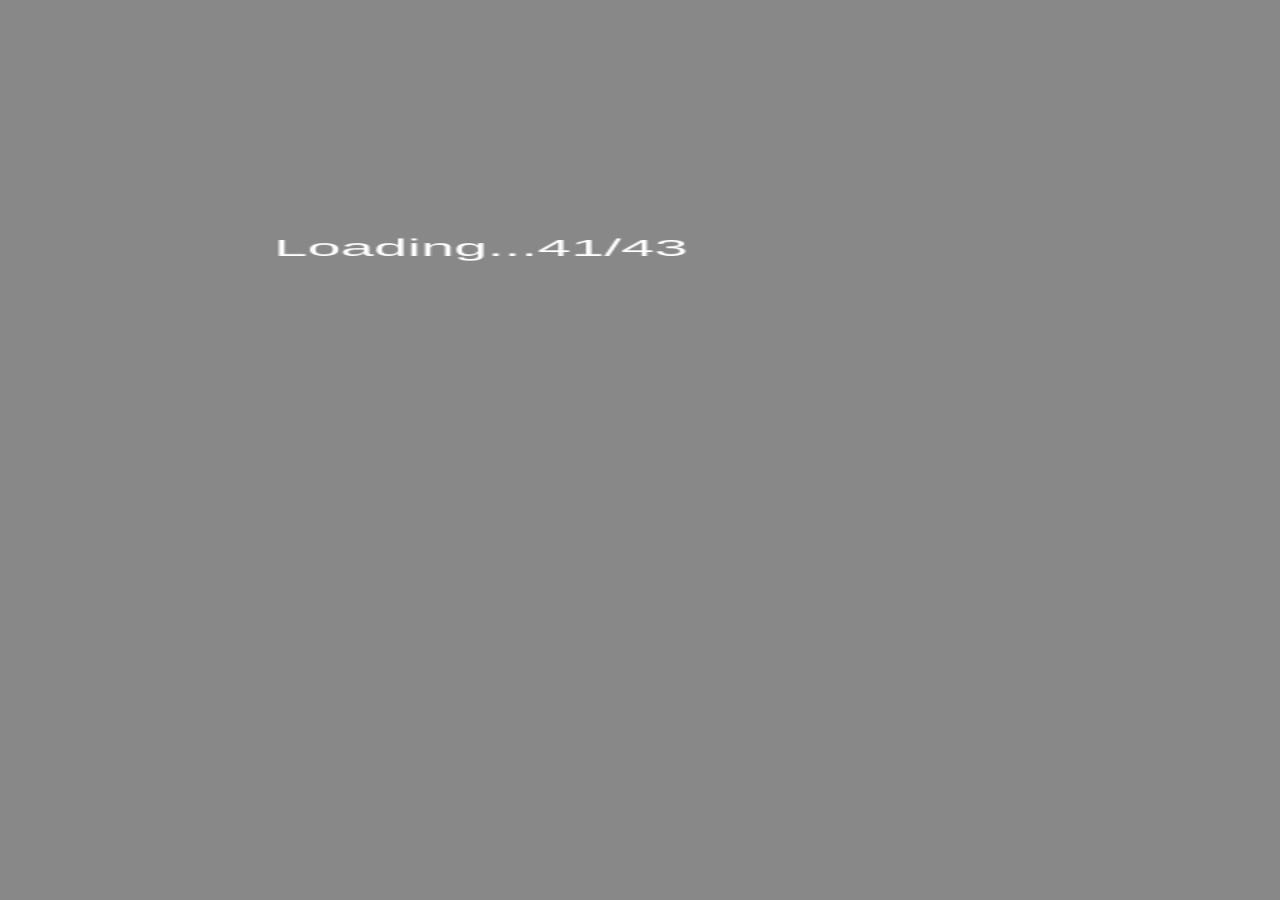
<file: bailudafeiji/index.html>
<!DOCTYPE HTML>
<html>
<head>
    <meta charset="utf-8">
    <title>Egret</title>
    <meta name="viewport" content="width=device-width,initial-scale=1, minimum-scale=1, maximum-scale=1, user-scalable=no"/>
    <meta name="apple-mobile-web-app-capable" content="yes"/>
    <meta name="full-screen" content="true"/>
    <meta name="screen-orientation" content="portrait"/>
    <meta name="x5-fullscreen" content="true"/>
    <meta name="360-fullscreen" content="true"/>
    <style>
        html, body {
            -ms-touch-action: none;
            background: #888888;
            padding: 0;
            border: 0;
            margin: 0;
            height: 100%;
        }
    </style>

    <!--这个标签为通过egret提供的第三方库的方式生成的 javascript 文件。删除 modules_files 标签后，库文件加载列表将不会变化，请谨慎操作！-->
    <!--modules_files_start-->
	<script egret="lib" src="libs/modules/egret/egret.js" src-release="libs/modules/egret/egret.min.js"></script>
	<script egret="lib" src="libs/modules/egret/egret.web.js" src-release="libs/modules/egret/egret.web.min.js"></script>
	<script egret="lib" src="libs/modules/game/game.js" src-release="libs/modules/game/game.min.js"></script>
	<script egret="lib" src="libs/modules/game/game.web.js" src-release="libs/modules/game/game.web.min.js"></script>
	<script egret="lib" src="libs/modules/res/res.js" src-release="libs/modules/res/res.min.js"></script>
	<script egret="lib" src="libs/modules/tween/tween.js" src-release="libs/modules/tween/tween.min.js"></script>
	<!--modules_files_end-->

    <!--这个标签为不通过egret提供的第三方库的方式使用的 javascript 文件，请将这些文件放在libs下，但不要放在modules下面。-->
    <!--other_libs_files_start-->
    <!--other_libs_files_end-->

    <!--这个标签会被替换为项目中所有的 javascript 文件。删除 game_files 标签后，项目文件加载列表将不会变化，请谨慎操作！-->
    <!--game_files_start-->
	<script egret="game" src="bin-debug/Bullet.js"></script>
	<script egret="game" src="bin-debug/Enemy.js"></script>
	<script egret="game" src="bin-debug/Hero.js"></script>
	<script egret="game" src="bin-debug/LoadingUI.js"></script>
	<script egret="game" src="bin-debug/Main.js"></script>
	<script egret="game" src="bin-debug/Utils.js"></script>
	<!--game_files_end-->
</head>
<body>

    <div style="margin: auto;width: 100%;height: 100%;" class="egret-player"
         data-entry-class="Main"
         data-orientation="auto"
         data-scale-mode="exactFit"
         data-frame-rate="30"
         data-content-width="640"
         data-content-height="1136"
         data-show-paint-rect="false"
         data-multi-fingered="2"
         data-show-fps="false" data-show-log="false"
         data-show-fps-style="x:0,y:0,size:12,textColor:0xffffff,bgAlpha:0.9">
    </div>
    <script>
        /**
         * {
         * "renderMode":, //引擎渲染模式，"canvas" 或者 "webgl"
         * "audioType": "" //使用的音频类型，0:默认，1:qq audio，2:web audio，3:audio
         * "antialias": //WebGL模式下是否开启抗锯齿，true:开启，false:关闭，默认为false
         * }
         **/
        egret.runEgret({renderMode:"webgl", audioType:0});
    </script>
</body>
</html>
</file>
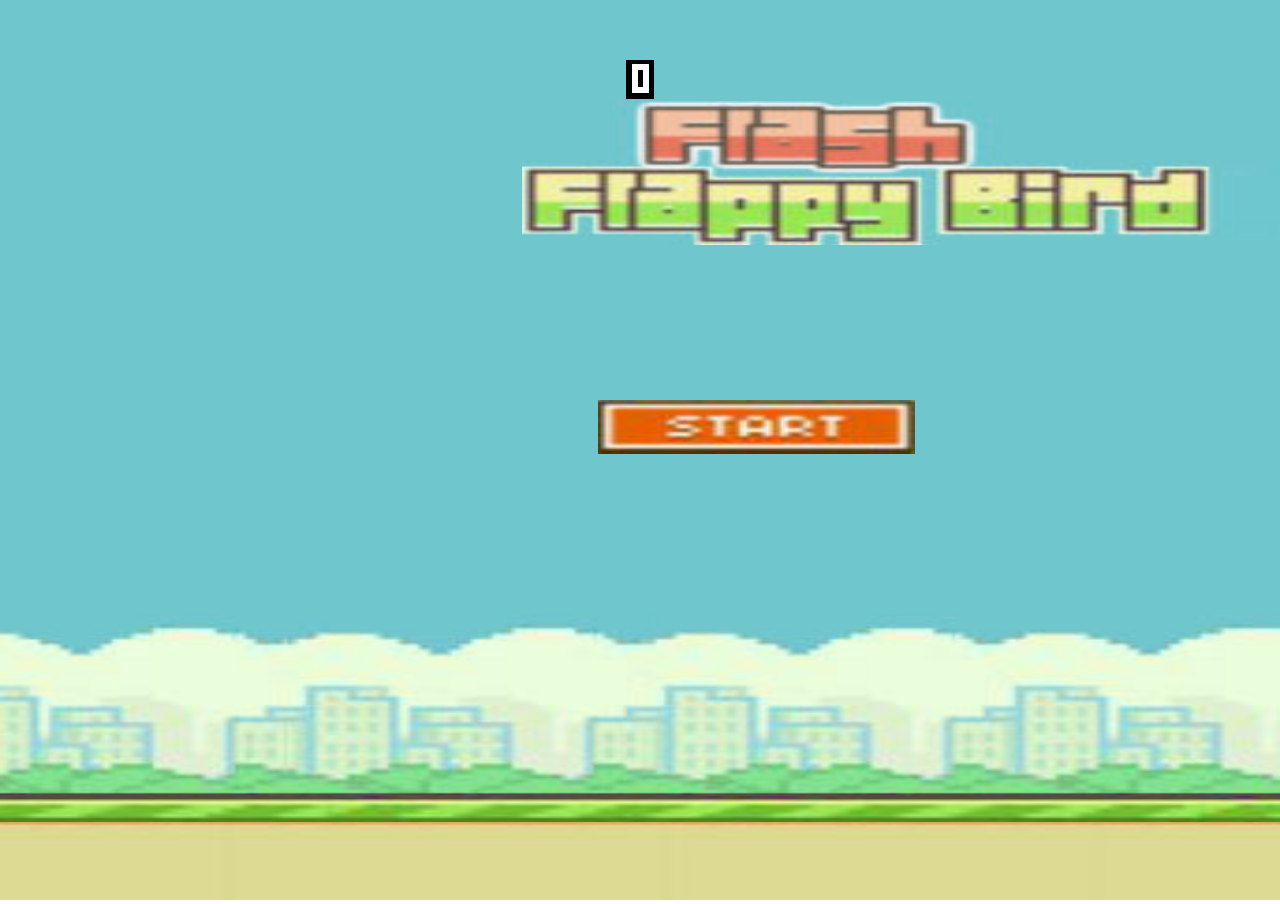
<file: bird/index.html>
<!DOCTYPE html>
<html>
	<head>
		<meta charset="UTF-8">
		<meta name="viewport" content="width=device-width,initial-scale=1,minimum-scale=1,maximum-scale=1,user-scalable=no" />
		<title>鸟</title>
        <style type="text/css">
            *{
                margin: 0;
                padding: 0;
            }
        </style>
	</head>
	<body>
		<canvas id="canvas" width="500" height="500"></canvas>
		<script src="js/loading.js" type="text/javascript" charset="utf-8"></script>
		<script type="text/javascript">
			var canvas = document.getElementById("canvas");
			var ctx = canvas.getContext("2d");
			   
			var SCREEN_WIDTH = document.documentElement.clientWidth;
			var SCREEN_HEIGHT = document.documentElement.clientHeight;
			var score = 0;
			canvas.width = SCREEN_WIDTH;
			canvas.height = SCREEN_HEIGHT;
            var go = false;
//			console.time("start");
			loading({
			"0":"img/0.jpg","1":"img/1.jpg","2":"img/2.jpg","3":"img/3.jpg","4":"img/4.jpg","5":"img/5.jpg","6":"img/6.jpg","7":"img/7.jpg","8":"img/8.jpg","9":"img/9.jpg","banner":"img/banner.jpg","bg":"img/bg.jpg","bird0":"img/bird0.png","bird1":"img/bird1.png","down_bird0":"img/down_bird0.png","down_bird1":"img/down_bird1.png","down_mod":"img/down_mod.png","down_pipe":"img/down_pipe.png","game_over":"img/game_over.jpg","head":"img/head.jpg","message":"img/message.jpg","ok":"img/ok.jpg","score":"img/score.jpg","start":"img/start.jpg","submit":"img/submit.jpg","up_bird0":"img/up_bird0.png","up_bird1":"img/up_bird1.png","up_mod":"img/up_mod.png","up_pipe":"img/up_pipe.png"
			}, {
			    progress: function (x) {
//                    console.log(x);
                },
				complete: main
			});

            var SCALE_X = SCREEN_WIDTH/343;
            var SCALE_Y = SCREEN_HEIGHT/480;


            //加载完成之后调用的函数
            function main(obj) {
                var x = 0;

                function Banner() {
                    this.img = obj.banner;
                    this.x = -SCREEN_WIDTH;
                    this.y = 0.884*SCREEN_HEIGHT;
                    this.w = SCREEN_WIDTH*2;
                    this.h = this.img.height*SCALE_Y;
                }
                Banner.prototype.move = function () {
                    this.x += 1;
                    if (this.x >= 0){
                        this.x = -SCREEN_WIDTH;
                    }
                };
                Banner.prototype.draw = function () {
                    ctx.drawImage(this.img, this.x, this.y, this.w, this.h);
                };

                var banner = new Banner();
//logo图

                var titleImg = {
                    img: obj.head,
                    x: SCREEN_WIDTH/2 - obj.head.width/2,
                    y: 100,
                    w: obj.head.width*SCALE_X,
                    h: obj.head.height*SCALE_Y,
                    speed: 0.8,
                    show: true
                };
                titleImg.move = function () {
                    if (this.show) {
                        this.y += this.speed;
                        if (this.y >= 180) {
                            this.speed *= -1;
                        }
                        if (this.y == 100) {
                            this.speed *= -1;
                        };
                    }
                };
                titleImg.draw = function () {
                    if (this.show) {
                        ctx.drawImage(this.img, this.x, this.y, this.w, this.h);;
                    }

                };
                //开始按钮
                var start = {
                    img: obj.start,
                    x: SCREEN_WIDTH/2 - obj.start.width/2,
                    y: 400,
                    w: obj.start.width*SCALE_X,
                    h: obj.start.height*SCALE_Y,
                    show: true
                };
                start.draw = function () {
                    if (this.show) {
                        ctx.drawImage(this.img, this.x, this.y, this.w, this.h);
                    }
                };
                //鸟
                var bird = {
                    img: obj.down_bird0,
                    x: 60,
                    y: 100,
                    w: obj.down_bird0.width*SCALE_X,
                    h: obj.down_bird0.height*SCALE_Y,
                    speed: 1,
                    speedMax: 7,
                    show: false,
                    canScore: true
                };
                bird.move = function () {
                    if (this.show) {
                        this.speed += 0.5;
//                        if (this.speed >= this.speedMax) {
////                            this.speed = this.speedMax;
//                        }
                        this.y += this.speed;
                        if (this.speed > 0) {
                            this.img = obj.down_bird0;
                        }else{
                            this.img = obj.up_bird0;
                        }
                    }

                };

                bird.draw = function () {
                    if (this.show) {
                        ctx.drawImage(this.img, this.x, this.y, this.w, this.h);
//                        console.log(this);
                    }
                };

                function rand(min, max) {
                    return Math.floor(Math.random()*(max - min)) + min;
                }

                //柱子
                function Pipe() {
                    this.x = SCREEN_WIDTH;
                    this.y = 0;
                    this.speed = 1;
                    this.up_pipe = obj.up_pipe;
                    this.up_mod = obj.up_mod;
                    this.down_pipe = obj.down_pipe;
                    this.down_mod = obj.down_mod;
                    this.w = this.up_mod.width*SCALE_X;
                    this.up_h = rand(62, SCREEN_HEIGHT-(SCREEN_HEIGHT-banner.y)-62*2-bird.h*5);
                    this.down_h = SCREEN_HEIGHT-(SCREEN_HEIGHT-banner.y) - bird.h*5 -62*2 - this.up_h;
                }
                Pipe.prototype.draw = function () {
                    //画上半个
                    ctx.drawImage(this.up_mod, this.x, this.y, this.w, this.up_h);
                    ctx.drawImage(this.up_pipe, this.x, this.up_h, this.w, 62);

                    //画下半个
                    ctx.drawImage(this.down_mod, this.x, SCREEN_HEIGHT-this.down_h-(SCREEN_HEIGHT-banner.y), this.w, this.down_h);
                    ctx.drawImage(this.down_pipe, this.x, SCREEN_HEIGHT-62-this.down_h-(SCREEN_HEIGHT-banner.y), this.w, 62);
                };
                Pipe.prototype.move = function () {
                    this.x -= this.speed;
                };
                Pipe.prototype.canClear = function () {
					if (this.x <= -this.w) {
					    return true;
					}else{
						return false;
					}
                };

                var pipeArr = [];

                function gameOver() {
                    ctx.drawImage(obj.game_over, SCREEN_WIDTH/2-obj.game_over.width*SCALE_X/2, SCREEN_HEIGHT/2, obj.game_over.width*SCALE_X, obj.game_over.height*SCALE_Y);
                    ctx.drawImage(obj.message, SCREEN_WIDTH/2-obj.message.width*SCALE_X/2, SCREEN_HEIGHT/2+obj.game_over.height*SCALE_Y, obj.message.width*SCALE_X, obj.message.height*SCALE_Y);
                    ctx.font = "50px serif";
                    //位置需要计算
                    ctx.fillText(""+score, 70, 430);
                }

                //碰撞检测
                function check() {
                    if (pipeArr.length > 0) {
                        for (var i =0;i < pipeArr.length;i++) {
                            var firstPipe = pipeArr[i];
                            if ((bird.x+bird.w >= firstPipe.x && bird.x <= firstPipe.x+firstPipe.w && bird.y <= firstPipe.up_h+62) ||
//                                console.log("撞到上面了");
                             (bird.x+bird.w >= firstPipe.x && bird.x <= firstPipe.x+firstPipe.w && bird.y+bird.h >= firstPipe.up_h+62+bird.h*5)) {
                                console.log("撞到了");
                                gameOver();
                                go = false;
                            }
                        }
                        if (pipeArr[0].x+parseInt(pipeArr[0].w) == bird.x) {
                            var oldLeng = String(score).length;
//                            console.log(oldLeng);
                            score += 1;
                            //个位数
                            defaultScore.img = obj[String(score%10)];
                            //剩下的数字每次更新
                            for(var i = 1; i < scoreArr.length;i++){
                                scoreArr[i].img = obj[""+parseInt(score/(Math.pow(10,i)))];
                            }
                            if (String(score).length > oldLeng && score > 0) {
                                var newScore = new Score();
                                //分数图片以第一张为基准向左排开, 每多一张,第一张向右移动
                                var lastScore = scoreArr[scoreArr.length-1];
                                for(var i = 0; i < scoreArr.length;i++){
                                    scoreArr[i].x += lastScore.w/2;
                                }
                                newScore.x = lastScore.x-lastScore.w;
                                var str = ""+parseInt(score/(Math.pow(10,scoreArr.length)));
                                console.log(str);
                                newScore.img = obj[str];
                                scoreArr.push(newScore);
                            }
                        }
                    }
                }



                function Score() {
                    this.img = obj["0"];
                    this.w = this.img.width;
                    this.h = this.img.height;
                    this.x = SCREEN_WIDTH/2 - this.w/2;
                    this.y = 60;
                }
                Score.prototype.draw = function () {
                    ctx.drawImage(this.img, this.x, this.y, this.w, this.h);
                }
                var defaultScore = new Score();
                var scoreArr = [defaultScore];

                window.addEventListener("touchstart", function (e) {
                    var e = e || window.event;
                    var touch = e.touches[0];
                    //判断位置
                    //此处先写错e.clienX, 然后通过全局替换使用正则的正向预查将所有.clientX|Y前的e替换为touch
                    if (start.show) {
                        if (touch.clientX >= start.x && touch.clientX <= start.x+start.w && touch.clientY >= start.y && touch.clientY <= start.y+start.h) {
                            console.log("点到了");
                            go = true;
                            move();
                            start.show = false;
                            titleImg.show = false;
                            bird.show = true;
                            window.addEventListener("touchstart", function () {
                                bird.speed = -10;
                            })
                        };
                    }
                }, false);
                window.addEventListener("touchmove", function (e) {
                    var e = e || window.event;
                    e.preventDefault();
                }, false);
                //动画的函数
                function move() {
                    x += 1;
                    ctx.clearRect(0,0,canvas.width, canvas.height);
                    //背景
                    ctx.drawImage(obj.bg, 0, 0,SCREEN_WIDTH, SCREEN_HEIGHT);
                    //banner动
                    banner.move();
                    banner.draw();
                    /*****开始页*****/
                    //开始的图
                    titleImg.move();
                    titleImg.draw();
                    start.draw();


                    //ing
                    bird.move();
                    bird.draw();

                    //柱子
                    if (!start.show) {
                        if (x % 180 == 0) {
                            var pipe = new Pipe();
                            pipeArr.push(pipe);
                        };
                    }

                    //不删会闪一下, 因为数组长度变了, 所以i--
                    for(var i = 0; i < pipeArr.length;i++){
                        var pipe = pipeArr[i];
                        if (pipe.canClear()) {
                            pipeArr.splice(i,1);
                            i--;
                        }
                        pipe.move();
                        pipe.draw();

                    }
                    check();

                    //分数
                    for(var i = 0; i < scoreArr.length;i++){
                        var scoreImg = scoreArr[i];
                        scoreImg.draw();
                    }

                    console.log(score);

                    if (go) {
                        window.requestAnimationFrame(move);;
                    }
                }
                move();



            }
			
		</script>
	</body>
</html>
</file>
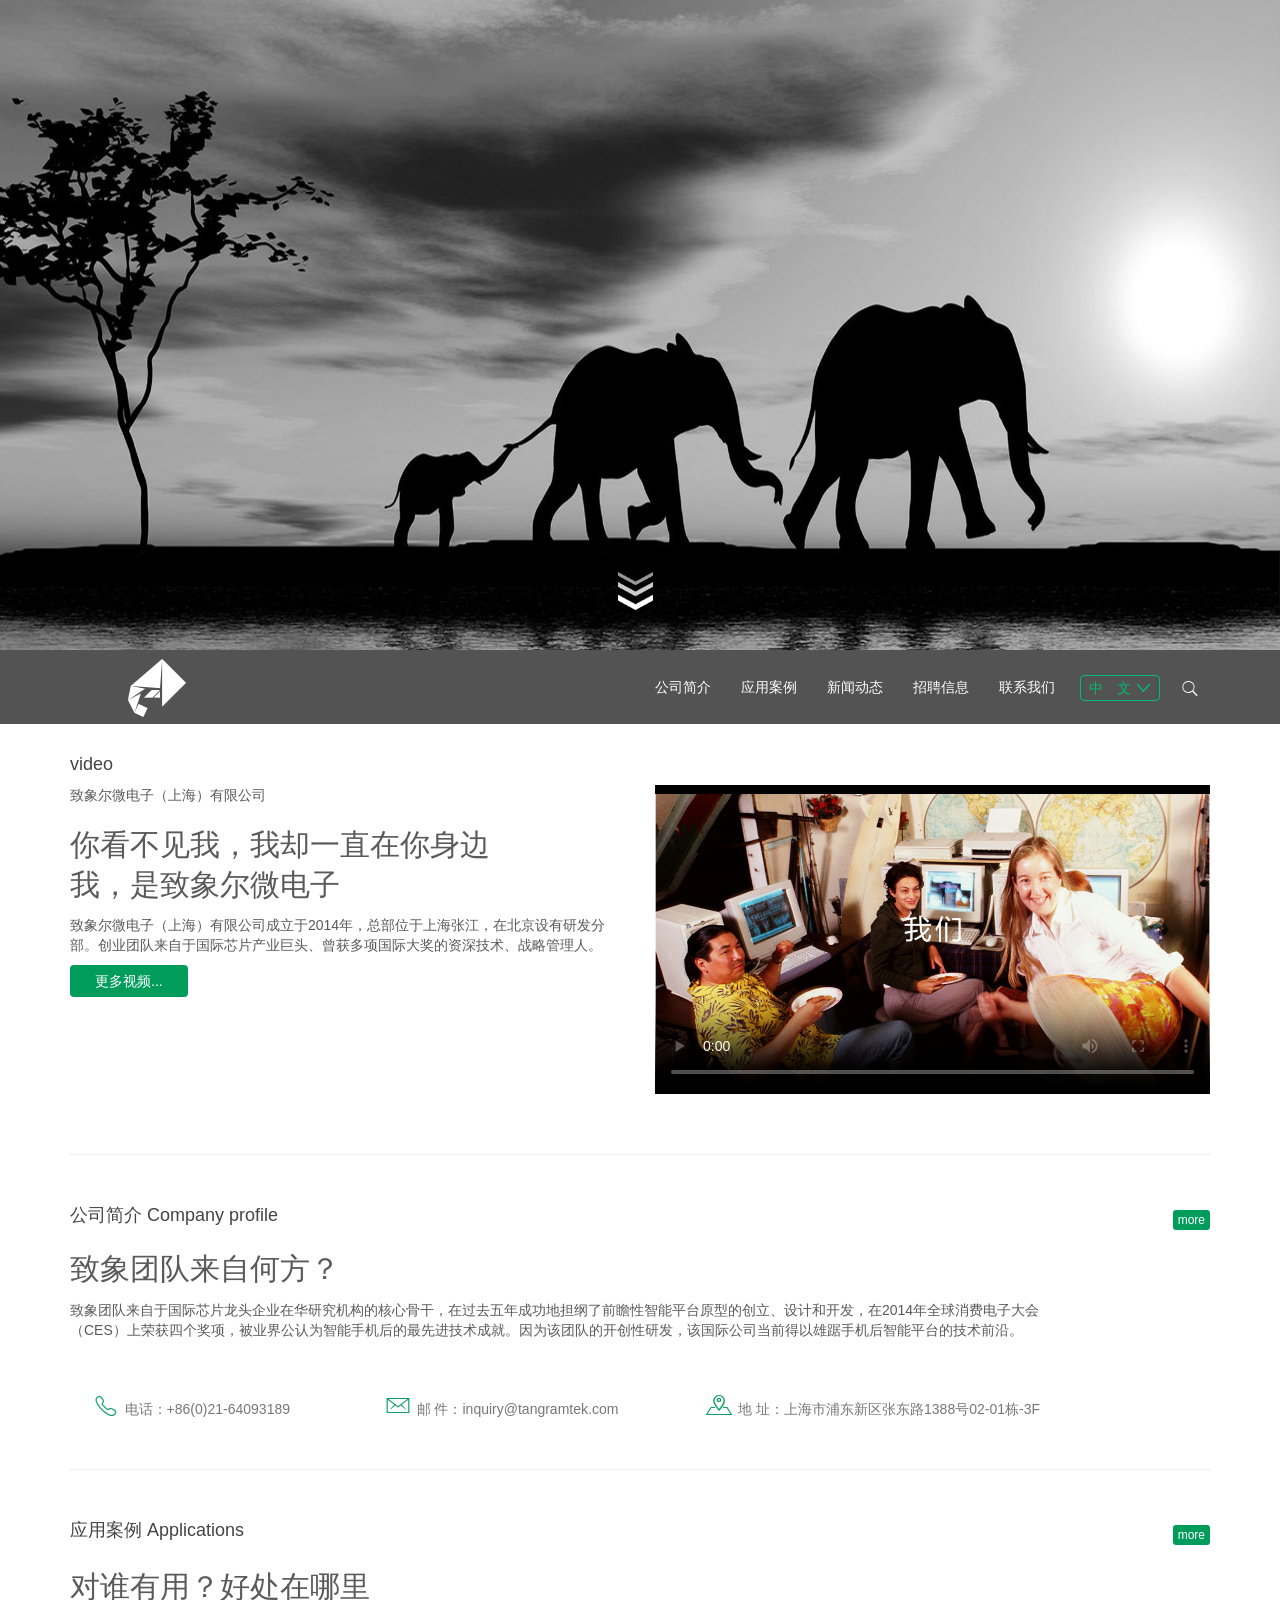
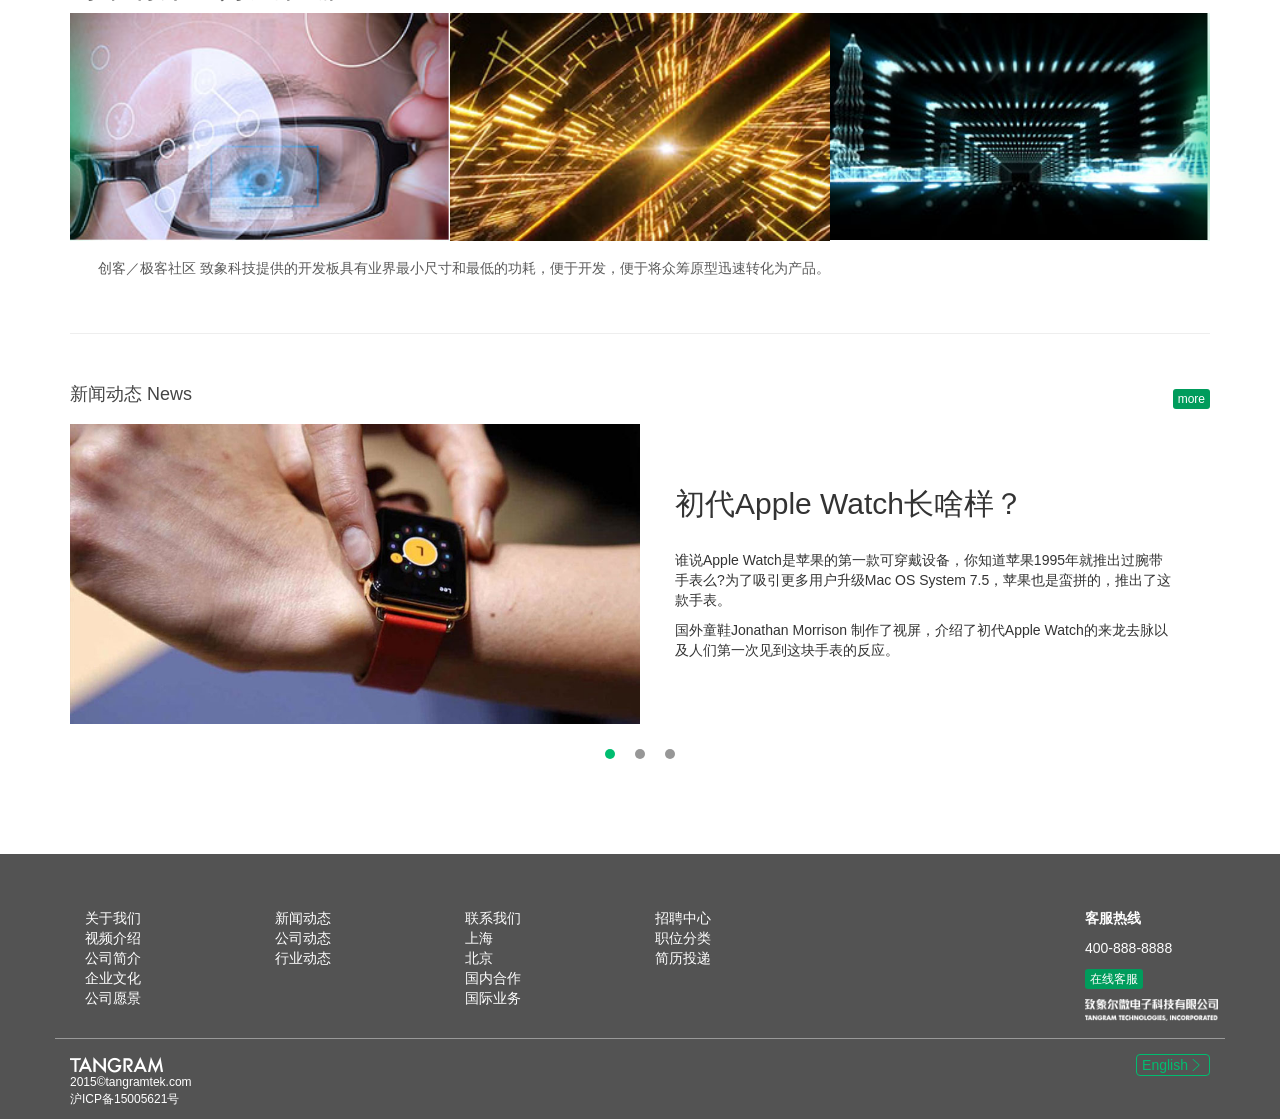
<file: zhixiang/index.html>
<!DOCTYPE html>
<html lang="zh-CN">

	<head>
		<meta charset="utf-8">
		<meta http-equiv="X-UA-Compatible" content="IE=Edge,chrome=1">
		<meta name="format-detection" content="telephone=no" />
		<meta name="viewport" content="width=device-width,initial-scale=1.0,maximum-scale=1.0,user-scalable=0" />
		<title>致象尔微首页</title>
		<link href="css/bootstrap.css" rel="stylesheet">
		<link href="css/style.css" rel="stylesheet">
		<!--[if lt IE 9]>
      <script src="http://cdn.bootcss.com/html5shiv/3.7.2/html5shiv.min.js"></script>
      <script src="js/respond.js"></script>
		<![endif]-->
		<script src="js/jquery.min.js"></script>

	</head>

	<body>
		<div id="home" class="top_banner">
			<div class="down-jian">
				<img id="down_img1" src="img/down_jian.png" width="35" />
			</div>
			<div class="swiper">
				<div class="device">
					<div class="swiper-container">
						<div class="swiper-wrapper">
							<div class="swiper-slide">
								<img id="heisw" src="img/banner.jpg" class="img-responsive" width="100%"> </div>
							<div class="swiper-slide">
								<img src="img/1.jpg" class="img-responsive" width="100%"> </div>
							<div class="swiper-slide">
								<img src="img/3.jpg" class="img-responsive" width="100%"> </div>
						</div>
					</div>
					<div class="pagination"></div>
				</div>
			</div>
		</div>
		<div class="navbar-wrapper">
			<div class="top_bg">
				<div class="logo_bg1"></div>
				<div class="logo_bg2"></div>
				<img src="img/logo1.png" />
			</div>
			<div class="navbar navbar-inverse">
				<div class="container">
					<div class="navbar-header">
						<button class="navbar-toggle collapsed" type="button" data-toggle="collapse" data-target=".navbar-collapse">
							<span class="icon-bar"></span>
							<span class="icon-bar"></span>
							<span class="icon-bar"></span>
						</button>
						<a class="navbar-brand" href="index.html">
							&nbsp;
						</a>
					</div>
					<div class="navbar-collapse collapse " role="navigation">
						<ul class="nav navbar-nav navbar-right" style="position: relative;">
							<li class="dropdown hidden-xs" style="margin-right: 50px;margin-left: 10px;">
								<a href="javascript:void(0)" class="dropdown-toggle language" data-toggle="dropdown"> 中　文 <b class="iconfont icon-arrowdown"></b></a>
								<ul class="dropdown-menu">
									<li>
										<a href="#">中　　文</a>
									</li>
									<li>
										<a href="#">English</a>
									</li>
								</ul>
							</li>
							<li>
								<div class="search_box">
									<div id="sb-search" class=" sb-search">
										<form>
											<input class="sb-search-input" placeholder="请输入内容" type="search" value="" name="search" id="search">
											<input class="sb-search-submit" type="submit" value="">
											<span class="sb-icon-search iconfont icon-search"></span>
										</form>
									</div>
								</div>
							</li>
						</ul>
						<ul class="nav navbar-nav navbar-right">
							<li><a href="about.html">公司简介</a>
							</li>
							<li><a href="Applications.html">应用案例</a>
							</li>
							<li><a href="news.html">新闻动态</a>
							</li>
							<li><a href="job.html">招聘信息</a>
							</li>
							<li><a href="contact.html">联系我们</a>
							</li>
						</ul>
					</div>
				</div>
			</div>
		</div>
		<div class="container pt-25">
			<div class="video ">
				<h3><small>video</small></h3>
				<div class="row">
					<div class="col-xs-12 col-md-6 col-sm-6 mb-15">
						<p>致象尔微电子（上海）有限公司</p>
						<h2 class="f-30">你看不见我，我却一直在你身边<br>我，是致象尔微电子</h2>
						<p>致象尔微电子（上海）有限公司成立于2014年，总部位于上海张江，在北京设有研发分部。创业团队来自于国际芯片产业巨头、曾获多项国际大奖的资深技术、战略管理人。</p>
						<a href="video.html" class="btn btn-primary" style="padding:6px 25px ;"> 更多视频...</a>
					</div>
					<div class="col-xs-12 col-md-6 col-sm-6 mb-15" style="vertical-align: middle;">
						<!--视频-->
						<div id="a1" class="index_video_box" vUrl="http://video-js.zencoder.com/oceans-clip.mp4" img="img/video_1.jpg"></div>
					</div>
				</div>
			</div>
			<hr class="mt-45 mb-45" />
			<div class="company">
				<h3 class="pull-left"><small>公司简介 Company profile</small></h3>
				<div class="pull-right"><a href="about.html" class="mt-10 btn btn-primary btn-xs">more</a>
				</div>
				<div class="clearfix"></div>
				<!--图片切换模式 <div class="swiper">
					<div class="device">
						<div class="swiper-container">
							<div class="swiper-wrapper">
								<div class="swiper-slide">
									<img src="img/Company.jpg" class="img-responsive" width="100%"> </div>
								<div class="swiper-slide">
									<img src="img/new_img.jpg" class="img-responsive" width="100%"> </div>
								<div class="swiper-slide">
									<img src="img/Company.jpg" class="img-responsive" width="100%"> </div>
							</div>
						</div>
						<div class="pagination"></div>
					</div>
				<div class="showabout_btn">&nbsp;</div>	
		        <div class="closeup">&nbsp;</div>		
				<div class="about">
	
					<div class="index_box">
						<div class="showabout">

							<div class="mainlist">
								<div class="index_bout_text" style="width: 295px;margin-top: 60px;">
									<h3 class="f-30">About Us</h3>
									<h5>致象团队来自何方？</h5>
									<p>致象团队来自于国际芯片龙头企业在华研究机构的核心骨干，在过去五年成功地担纲了前瞻性智能平台原型的创立、设计和开发，在2014年全球消费电子大会（CES）上荣获四个奖项，被业界公认为智能手机后的最先进技术成就。因为该团队的开创性研发，该国际公司当前得以雄踞手机后智能平台的技术前沿。</p>
								</div>
								<div class="about_bottom">
									<div class="pull-left">
										<h4 class="f-26">About Us</h4> </div>
									<div class="pull-right mt-10 mr-80"> <a href="#"><i class="iconfont icon-telephone f-24"></i></a> <a href="#"><i class="iconfont icon-email f-24"></i></a> <a href="#"><i class="iconfont icon-map f-24"></i></a> </div>
								</div>
							</div>
						</div>
					</div>
				</div>					
				</div>-->
				<div class="index_about">
					<div class="index_bout_text">
						<h5 class="f-30 mt-15 mb-15">致象团队来自何方？</h5>
						<p>致象团队来自于国际芯片龙头企业在华研究机构的核心骨干，在过去五年成功地担纲了前瞻性智能平台原型的创立、设计和开发，在2014年全球消费电子大会（CES）上荣获四个奖项，被业界公认为智能手机后的最先进技术成就。因为该团队的开创性研发，该国际公司当前得以雄踞手机后智能平台的技术前沿。</p>
					</div>
					<div class="about_bottom mt-50">
						<div class="row">
							<a href="#" class="col-sm-3 col-md-3 col-xs-12 lh-30 text-right"><i class="iconfont icon-telephone f-30"></i> <span class="text-gray">电话：+86(0)21-64093189</span></a>
							<a href="#" class="col-sm-4 col-md-4 col-xs-12 lh-30 text-right"><i class="iconfont icon-email f-30"></i> <span class="text-gray">邮  件：inquiry@tangramtek.com</span></a>
							<a href="#" class="col-sm-5 col-md-5 col-xs-12 lh-30 text-right"><i class="iconfont icon-map f-30"></i> <span class="text-gray"> 地  址：上海市浦东新区张东路1388号02-01栋-3F</span></a> </div>
					</div>
				</div>
			</div>
			<hr class="mt-45 mb-45" />
			<div class="application">
				<h3 class="pull-left"><small>应用案例 Applications</small></h3>
				<div class="pull-right"><a href="Applications.html" class="mt-10 btn btn-primary btn-xs mb-15">more</a>
				</div>
				<div class="clearfix"></div>
				<h4 class="text-left f-30">对谁有用？好处在哪里</h4>
				<div id="application_box">
					<div class="bg_left">
						<img src="img/app_bg_l.png" />
					</div>
					<div class="bg_right">
						<img src="img/app_bg_r.png" />
					</div>
					<div id="middle">
						<ul>
							<li>
								<a href="Applications.html">
									<img src="img/case1.jpg" class="img-responsive" width="100%" />
								</a>
							</li>
							<li>
								<a href="Applications.html">
									<img src="img/case2.jpg" class="img-responsive" width="100%" />
								</a>
							</li>
							<li>
								<a href="Applications.html">
									<img src="img/case3.jpg" class="img-responsive" width="100%" />
								</a>
							</li>
						</ul>
						<ul></ul>
					</div>
				</div>
				<div id="con">
					<ul>
						<li>
							<p>　　创客／极客社区 致象科技提供的开发板具有业界最小尺寸和最低的功耗，便于开发，便于将众筹原型迅速转化为产品。</p>
						</li>
						<li>
							<p>　　致象平台降低了嵌入智能开发的技术门槛，“授人以渔”，使得团队可以专注于创意产品的工业设计和用户体验，带动智能设备创新、创业的启动和发展。另一方面，对于广大传统产品（如杯子、玩具、遥控）的信息化和智能化升级，致象提供可插拔的“交钥匙智能植入”，切分了智能组件的分工整合，从而推动了泛在智能在各种市场的规模化采用和推广。</p>
						</li>
						<li>
							<p>　　致象平台集中解决了智能化家居产品的软硬件技术挑战，从而大大缩短智能家居新品开发周期，降低产品的市场风险。致象模块的可插拔特性，又解决了传统电器更新节奏和摩尔定律推动的智能组件更新节奏不匹配的问题。而灵活的平台应用和服务，使得厂商得以受惠于富有原创力的移动互联网生态系统，产品性能也能通过app扩展。</p>
						</li>
					</ul>
				</div>
				<div class="clearfix"></div>
			</div>
			<hr class="mt-45 mb-45" />
			<div class="index_new mb-80">

				<h3 class="pull-left"><small>新闻动态 News</small></h3>
				<div class="pull-right"><a href="news.html" class="mt-10 btn btn-primary btn-xs mb-15">more</a>
				</div>
				<div class="clearfix"></div>
				<div class="swiper2">
					<div class="swiper-container">
						<div class="swiper-wrapper">
							<div class="swiper-slide">
								<a href="news.html">
									<div class="img"><img src="img/new_img.jpg" class="img-responsive" width="100%"></div>
									<div class="title">
										<div class="table-cell">
											<h4 class="f-30 mb-30">初代Apple Watch长啥样？</h4>
											<P>谁说Apple Watch是苹果的第一款可穿戴设备，你知道苹果1995年就推出过腕带手表么?为了吸引更多用户升级Mac OS System 7.5，苹果也是蛮拼的，推出了这款手表。</P>
											<P>国外童鞋Jonathan Morrison 制作了视屏，介绍了初代Apple Watch的来龙去脉以及人们第一次见到这块手表的反应。</P>
										</div>
									</div>
								</a>
							</div>
							<div class="swiper-slide">
								<a href="news.html">
									<div class="img"><img src="img/index_new2.jpg" class="img-responsive" width="100%"></div>
									<div class="title">
										<div class="table-cell">
											<h4 class="f-30 mb-30">初代Apple Watch长啥样？</h4>
											<P>谁说Apple Watch是苹果的第一款可穿戴设备，你知道苹果1995年就推出过腕带手表么?为了吸引更多用户升级Mac OS System 7.5，苹果也是蛮拼的，推出了这款手表。</P>
											<P>国外童鞋Jonathan Morrison 制作了视屏，介绍了初代Apple Watch的来龙去脉以及人们第一次见到这块手表的反应。</P>
										</div>
									</div>
								</a>
							</div>
							<div class="swiper-slide">
								<a href="news.html">
									<div class="img"><img src="img/index_new3.jpg" class="img-responsive" width="100%"></div>
									<div class="title">
										<div class="table-cell">
											<h4 class="f-30 mb-30">初代Apple Watch长啥样？</h4>
											<P>谁说Apple Watch是苹果的第一款可穿戴设备，你知道苹果1995年就推出过腕带手表么?为了吸引更多用户升级Mac OS System 7.5，苹果也是蛮拼的，推出了这款手表。</P>
											<P>国外童鞋Jonathan Morrison 制作了视屏，介绍了初代Apple Watch的来龙去脉以及人们第一次见到这块手表的反应。</P>
										</div>
									</div>
								</a>
							</div>
						</div>
					</div>
					<div class="pagination2"></div>
				</div>
			</div>
			<div class="clearfix"></div>
		</div>
		<div class="footer pt-54">
			<div class="container">
				<div class="row" style="border-bottom:1px solid #999 ;">
					<div class="col-xs-12 col-md-12 col-sm-12">
						<div class="hidden-xs col-md-2 col-sm-2">
							<ul class="text-left">
								<li><a href="about.html">关于我们</a>
								</li>
								<li><a href="about.html">视频介绍</a>
								</li>
								<li><a href="about.html">公司简介</a>
								</li>
								<li><a href="about.html">企业文化</a>
								</li>
								<li><a href="about.html">公司愿景</a>
								</li>
							</ul>
						</div>
						<div class="hidden-xs col-md-2 col-sm-2">
							<ul class="text-left">
								<li><a href="news.html">新闻动态</a>
								</li>
								<li><a href="news.html">公司动态</a>
								</li>
								<li><a href="news.html">行业动态</a>
								</li>
							</ul>
						</div>
						<div class="col-xs-3 col-md-2 col-sm-2">
							<ul class="text-left">
								<li><a href="contact.html">联系我们</a>
								</li>
								<li><a href="contact.html">上海</a>
								</li>
								<li><a href="contact.html">北京</a>
								</li>
								<li><a href="contact.html">国内合作</a>
								</li>
								<li><a href="contact.html">国际业务</a>
								</li>
							</ul>
						</div>
						<div class="col-xs-3 col-md-2 col-sm-2">
							<ul class="text-left">
								<li><a href="job.html">招聘中心</a>
								</li>
								<li><a href="job.html">职位分类</a>
								</li>
								<li><a href="job.html">简历投递</a>
								</li>
							</ul>
						</div>
						<div class="col-xs-6 col-md-4 col-sm-4">
							<div class="contact pull-right">
								<p><strong>客服热线	</strong> </p>
								<p>400-888-8888</p>
								<p><a href="http://wpa.qq.com/msgrd?v=3&uin=935902113&site=qq&menu=yes" class="btn btn-primary btn-xs">在线客服</a>
								</p>
								<p>
									<img src="img/company_name.png" width="133" height="22" alt="" />
								</p>
							</div>
						</div>
					</div>
				</div>
				<div class="mt-15 mb-80">
					<div class="pull-left">
						<img src="img/wz.png" alt="" />
						<div class="text-white f-12">2015&copy;tangramtek.com</div>
						<div class="text-white f-12">沪ICP备15005621号</div>
					</div>
					<div class="pull-right">
						<div class="dropdown">
							<a href="javascript:void(0)" class="dropdown-toggle language">English<i class="iconfont icon-arrowright"></i></a>
						</div>
					</div>
				</div>
			</div>
		</div>
		<script src="js/bootstrap.js"></script>
		<script src="js/classie.js"></script>
		<script src="js/uisearch.js"></script>
		<script type="text/javascript" src="js/stickUp.js"></script>
		<script src="js/swiper.min.js"></script>
		<script src="js/common.js" type="text/javascript"></script>
		<script type="text/javascript" src="ckplayer/ckplayer.js"></script>
		<script type="text/javascript">
			var ovideo = $(".video .index_video_box");
			for (var j = 0; j < ovideo.length; j++) {
				var vUrl = ovideo.eq(j).attr("vUrl");
				var img = ovideo.eq(j).attr("img");
				var str = ovideo.eq(j).attr("id");
				videoFn(vUrl, img, str);
			}

			function videoFn(vUrl,img, str) {
				var flashvars = {
					f: vUrl,
					c: 0,
					p: 2,
					b: 0,
					i: img,
					my_url: encodeURIComponent(window.location.href)
				};
				var video = [vUrl];
				CKobject.embed('ckplayer/ckplayer.swf', str, 'ckplayer_a1', '100%', '100%', false, flashvars, video);
			}
		</script>		
	</body>

</html>
</file>
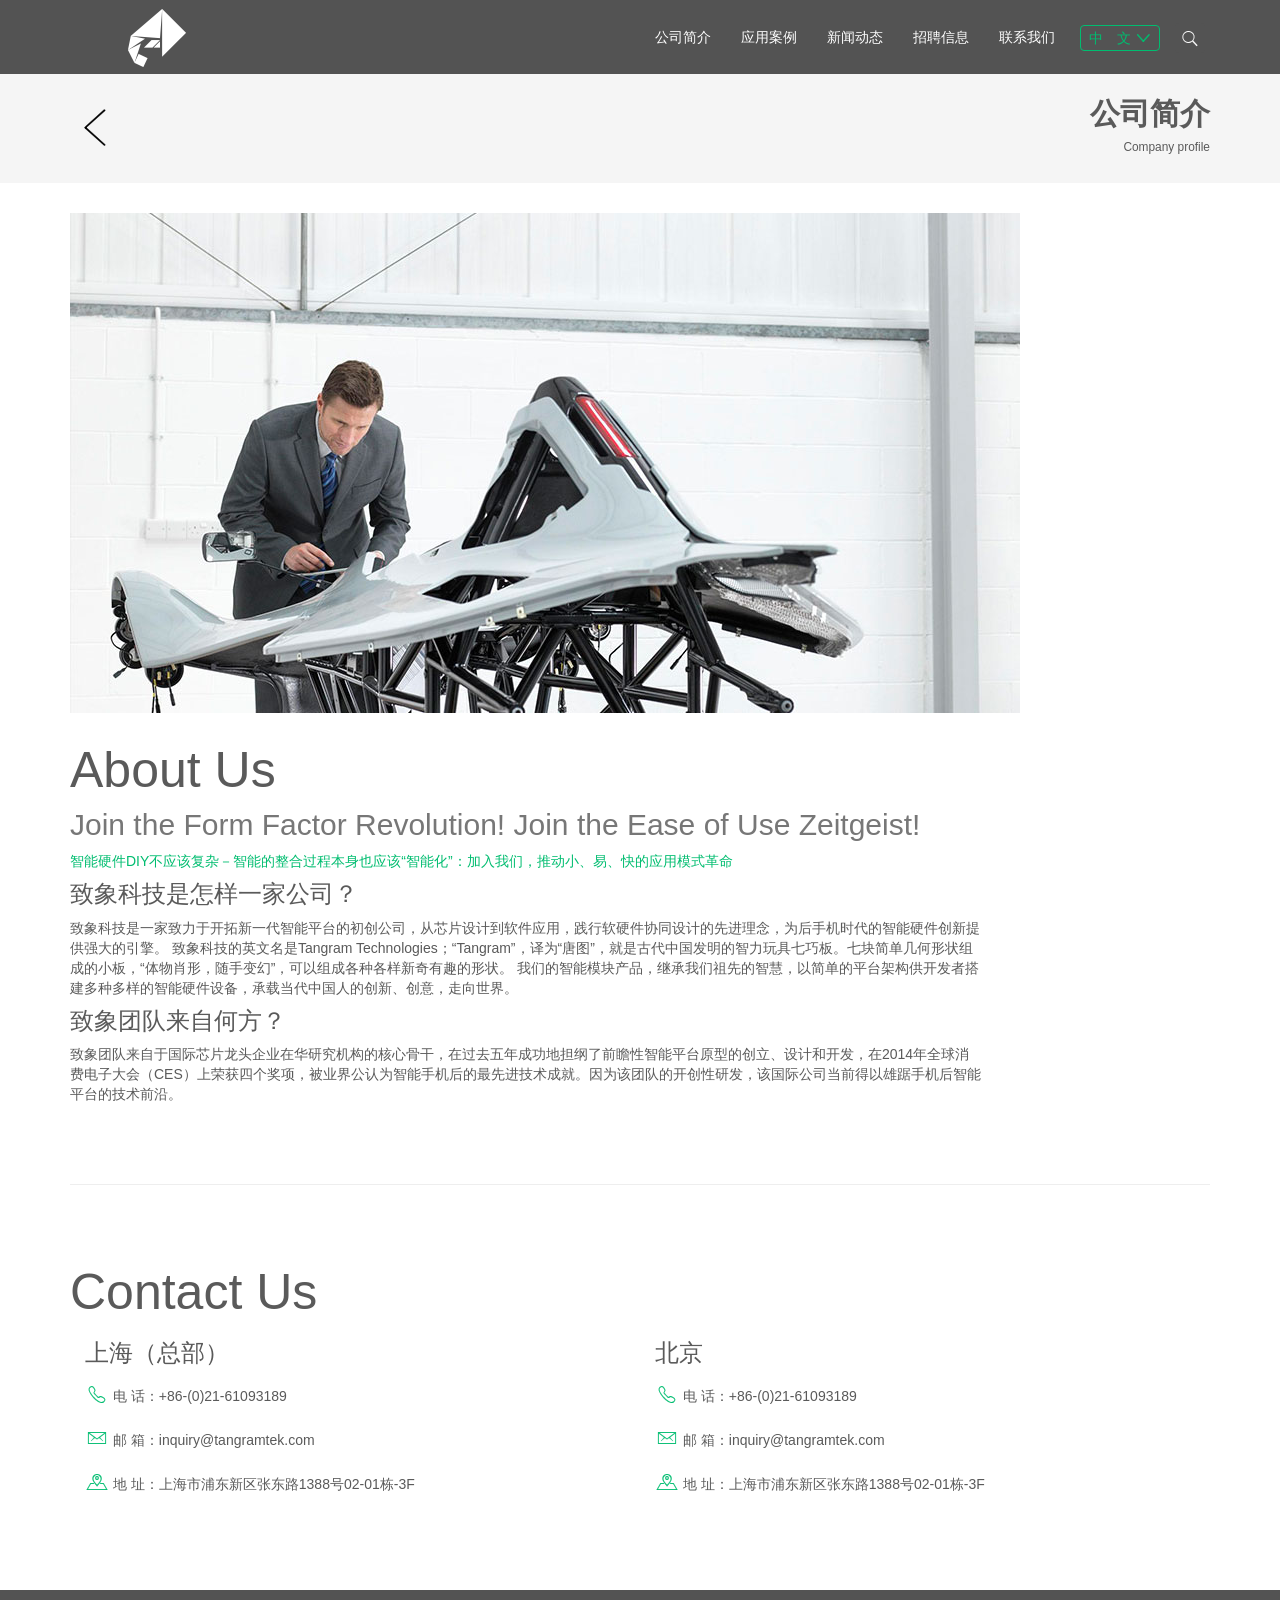
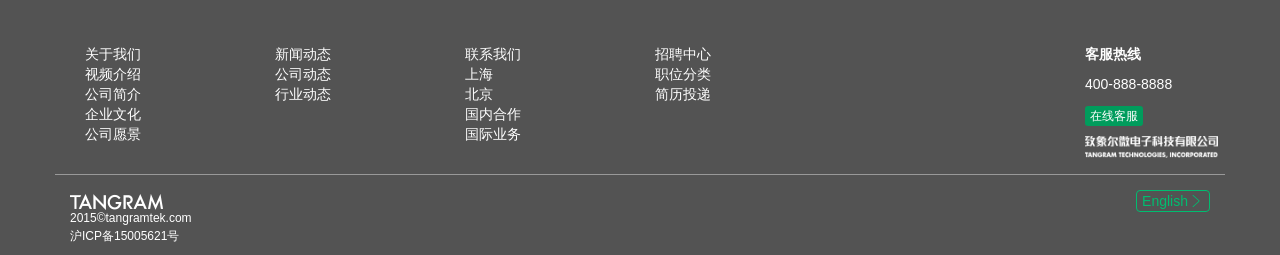
<file: zhixiang/about.html>
<!DOCTYPE html>
<html lang="zh-CN">

	<head>
		<meta charset="utf-8">
		<meta http-equiv="X-UA-Compatible" content="IE=Edge,chrome=1"> 
		<meta name="format-detection" content="telephone=no" />
		<meta name="viewport" content="width=device-width,initial-scale=1.0,maximum-scale=1.0,user-scalable=0" />
		<title>公司简介</title>
		<link href="css/bootstrap.css" rel="stylesheet">
		<link href="css/style.css" rel="stylesheet">
		<!--[if lt IE 9]>
      <script src="http://cdn.bootcss.com/html5shiv/3.7.2/html5shiv.min.js"></script>
      <script src="js/respond.js"></script>
    <![endif]-->
	</head>

	<body>
		<div class="navbar-wrapper">
			<div class="top_bg">
				<div class="logo_bg1"></div>
				<div class="logo_bg2"></div>
				<img src="img/logo1.png" />
			</div>
			<div class="navbar navbar-inverse">
				<div class="container">
					<div class="navbar-header">
						<button class="navbar-toggle collapsed" type="button" data-toggle="collapse" data-target=".navbar-collapse">
							<span class="icon-bar"></span>
							<span class="icon-bar"></span>
							<span class="icon-bar"></span>
						</button>
						<a class="navbar-brand" href="index.html">
							&nbsp;
						</a>
					</div>
					<div class="navbar-collapse collapse " role="navigation">
						<ul class="nav navbar-nav navbar-right" style="position: relative;">
							<li class="dropdown hidden-xs" style="margin-right: 50px;margin-left: 10px;">
								<a href="javascript:void(0)" class="dropdown-toggle language" data-toggle="dropdown"> 中　文 <b class="iconfont icon-arrowdown"></b></a>
								<ul class="dropdown-menu">
									<li>
										<a href="#">中　文</a>
									</li>
									<li>
										<a href="#">English</a>
									</li>
								</ul>
							</li>
							<li>
								<div class="search_box">
									<div id="sb-search" class=" sb-search">
										<form>
											<input class="sb-search-input" placeholder="请输入内容" type="search" value="" name="search" id="search">
											<input class="sb-search-submit" type="submit" value="">
											<span class="sb-icon-search iconfont icon-search"></span>
										</form>
									</div>
								</div>
							</li>
						</ul>
						<ul class="nav navbar-nav navbar-right">
							<li><a href="about.html">公司简介</a>
							</li>
							<li><a href="Applications.html">应用案例</a>
							</li>
							<li><a href="news.html">新闻动态</a>
							</li>
							<li><a href="job.html">招聘信息</a>
							</li>
							<li><a href="contact.html">联系我们</a>
							</li>
						</ul>
					</div>
				</div>
			</div>
		</div>
		<div class="well">
			<div class="container">
				<div class="pull-left">
					<a href="javascript:history.go(-1);">
						<i class=" iconfont icon-arrowleft f-50"></i>
					</a>
				</div>
				<div class="pull-right">
					<div class="f-30 f-bold">公司简介</div>
					<div class="text-right"><small>Company profile</small>
					</div>
				</div>
			</div>
		</div>

		<div class="container mb-80 mt-30">
			<div class="company mb-80">
				<div class="swiper mb-30">
					<div class="device">
						<div class="swiper-container">
							<div class="swiper-wrapper">
								<div class="swiper-slide">
									<img src="img/Company.jpg" class="img-responsive" width="100%"> </div>
								<div class="swiper-slide">
									<img src="img/new_img.jpg" class="img-responsive" width="100%"> </div>
								<div class="swiper-slide">
									<img src="img/Company.jpg" class="img-responsive" width="100%"> </div>
							</div>
						</div>
						<div class="pagination"></div>
					</div>
				</div>
				<div class="about_cont">
					<h2 class="f-50">About Us</h2>
					<h3 class="text-gray f-30">Join the Form Factor Revolution! Join the Ease of Use Zeitgeist! </h3>
					<p class="text-green">智能硬件DIY不应该复杂－智能的整合过程本身也应该“智能化”：加入我们，推动小、易、快的应用模式革命</p>
					<h4 class="f-24">致象科技是怎样一家公司？</h4>
					<p>致象科技是一家致力于开拓新一代智能平台的初创公司，从芯片设计到软件应用，践行软硬件协同设计的先进理念，为后手机时代的智能硬件创新提供强大的引擎。 致象科技的英文名是Tangram Technologies；“Tangram”，译为“唐图”，就是古代中国发明的智力玩具七巧板。七块简单几何形状组成的小板，“体物肖形，随手变幻”，可以组成各种各样新奇有趣的形状。 我们的智能模块产品，继承我们祖先的智慧，以简单的平台架构供开发者搭建多种多样的智能硬件设备，承载当代中国人的创新、创意，走向世界。</p>
					<h4 class="f-24">致象团队来自何方？</h4>
					<p>致象团队来自于国际芯片龙头企业在华研究机构的核心骨干，在过去五年成功地担纲了前瞻性智能平台原型的创立、设计和开发，在2014年全球消费电子大会（CES）上荣获四个奖项，被业界公认为智能手机后的最先进技术成就。因为该团队的开创性研发，该国际公司当前得以雄踞手机后智能平台的技术前沿。</p>
				</div>
			</div>
			<hr class="mb-80" />
			<div class="cont_mottom ">
				<h2 class="f-50">Contact Us</h2>
				<div class="col-sm-6 col-md-6 col-xs-12">
					<h4 class="f-24">上海（总部）</h4>
					<p><i class=" iconfont icon-telephone text-green f-24"></i> 电 话：+86-(0)21-61093189</p>
					<p><i class=" iconfont icon-email text-green f-24"></i> 邮 箱：inquiry@tangramtek.com</p>
					<p><i class=" iconfont icon-map text-green f-24"></i> 地 址：上海市浦东新区张东路1388号02-01栋-3F</p>
				</div>
				<div class="col-sm-6 col-md-6 col-xs-12">
					<h4 class="f-24">北京</h4>
					<p><i class=" iconfont icon-telephone text-green f-24"></i> 电 话：+86-(0)21-61093189</p>
					<p><i class=" iconfont icon-email text-green f-24"></i> 邮 箱：inquiry@tangramtek.com</p>
					<p><i class=" iconfont icon-map text-green f-24"></i> 地 址：上海市浦东新区张东路1388号02-01栋-3F</p>
				</div>
				<div class="col-sm-6 col-md-6 col-xs-12">
				</div>
			</div>
		</div>
		<div class="footer pt-54">
			<div class="container">
				<div class="row" style="border-bottom:1px solid #999 ;">
					<div class="col-xs-12 col-md-12 col-sm-12">
						<div class="hidden-xs col-md-2 col-sm-2">
							<ul class="text-left">
								<li><a href="about.html">关于我们</a>
								</li>
								<li><a href="about.html">视频介绍</a>
								</li>
								<li><a href="about.html">公司简介</a>
								</li>
								<li><a href="about.html">企业文化</a>
								</li>
								<li><a href="about.html">公司愿景</a>
								</li>
							</ul>
						</div>
						<div class="hidden-xs col-md-2 col-sm-2">
							<ul class="text-left">
								<li><a href="news.html">新闻动态</a>
								</li>
								<li><a href="news.html">公司动态</a>
								</li>
								<li><a href="news.html">行业动态</a>
								</li>
							</ul>
						</div>
						<div class="col-xs-3 col-md-2 col-sm-2">
							<ul class="text-left">
								<li><a href="contact.html">联系我们</a>
								</li>
								<li><a href="contact.html">上海</a>
								</li>
								<li><a href="contact.html">北京</a>
								</li>
								<li><a href="contact.html">国内合作</a>
								</li>
								<li><a href="contact.html">国际业务</a>
								</li>
							</ul>
						</div>
						<div class="col-xs-3 col-md-2 col-sm-2">
							<ul class="text-left">
								<li><a href="job.html">招聘中心</a>
								</li>
								<li><a href="job.html">职位分类</a>
								</li>
								<li><a href="job.html">简历投递</a>
								</li>
							</ul>
						</div>
						<div class="col-xs-6 col-md-4 col-sm-4">
							<div class="contact pull-right">
								<p><strong>客服热线	</strong> </p>
								<p>400-888-8888</p>
								<p><a href="http://wpa.qq.com/msgrd?v=3&uin=935902113&site=qq&menu=yes" class="btn btn-primary btn-xs">在线客服</a>
								</p>
								<p>
									<img src="img/company_name.png" width="133" height="22" alt="" />
								</p>
							</div>
						</div>
					</div>
				</div>
				<div class="mt-15 mb-80">
					<div class="pull-left">
						<img src="img/wz.png" alt="" />
						<div class="text-white f-12">2015&copy;tangramtek.com</div>
						<div class="text-white f-12">沪ICP备15005621号</div>
					</div>
					<div class="pull-right">
						<div class="dropdown">
							<a href="javascript:void(0)" class="dropdown-toggle language">English<i class="iconfont icon-arrowright"></i></a>
						</div>
					</div>
				</div>
			</div>
		</div>
		<script src="http://libs.baidu.com/jquery/1.10.2/jquery.min.js"></script>
		<script src="http://libs.baidu.com/bootstrap/3.0.3/js/bootstrap.js"></script>
		<script src="js/classie.js"></script>
		<script src="js/uisearch.js"></script>
		<script type="text/javascript" src="js/stickUp.js"></script>
		<script type="text/javascript" src="js/swiper.min.js"></script>
		<script src="js/common.js" type="text/javascript"></script>
	</body>

</html>
</file>
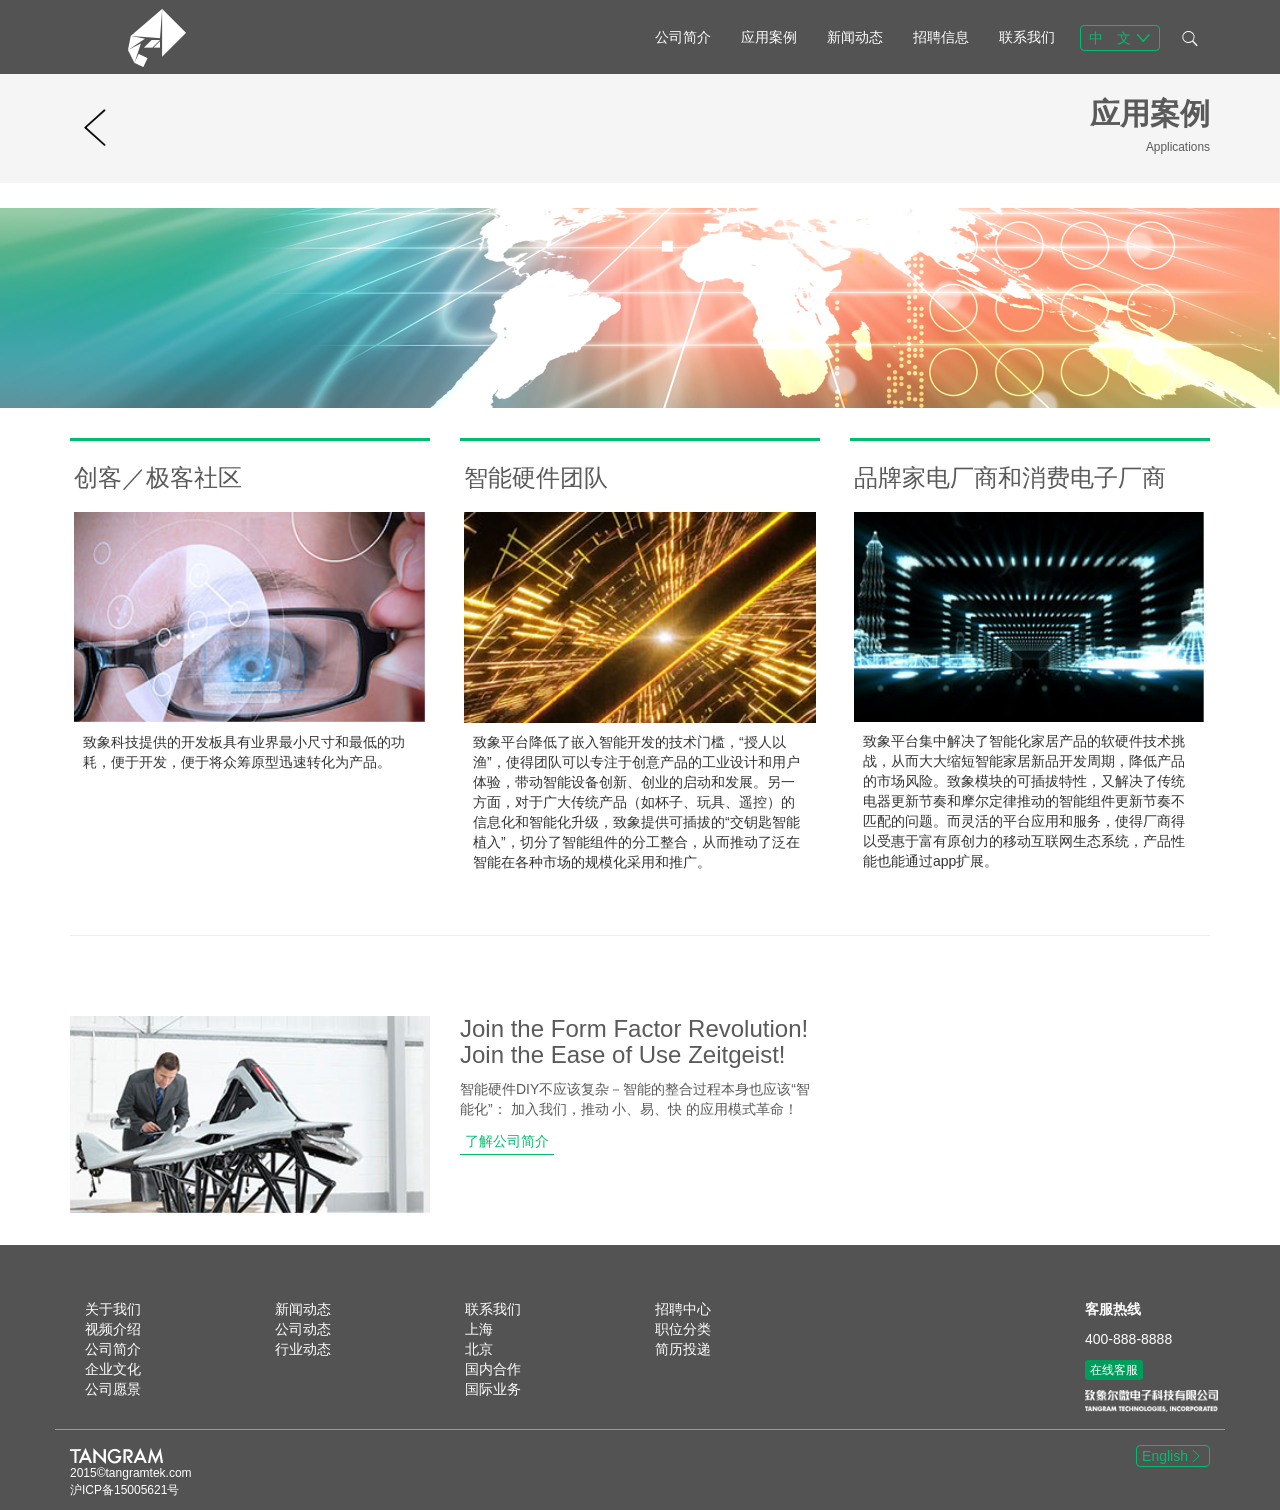
<file: zhixiang/Applications.html>
<!DOCTYPE html>
<html lang="zh-CN">

	<head>
		<meta charset="utf-8">
		<meta http-equiv="X-UA-Compatible" content="IE=Edge,chrome=1"> 
		<meta name="format-detection" content="telephone=no" />
		<meta name="viewport" content="width=device-width,initial-scale=1.0,maximum-scale=1.0,user-scalable=0" />
		<title>公司简介</title>
		<link href="css/bootstrap.css" rel="stylesheet">
		<link href="css/style.css" rel="stylesheet">
		<!--[if lt IE 9]>
      <script src="http://cdn.bootcss.com/html5shiv/3.7.2/html5shiv.min.js"></script>
      <script src="js/respond.js"></script>
    <![endif]-->
	</head>

	<body>
		<div class="navbar-wrapper">
			<div class="top_bg">
				<div class="logo_bg1"></div>
				<div class="logo_bg2"></div>
				<img src="img/logo1.png" />
			</div>
			<div class="navbar navbar-inverse">
				<div class="container">
					<div class="navbar-header">
						<button class="navbar-toggle collapsed" type="button" data-toggle="collapse" data-target=".navbar-collapse">
							<span class="icon-bar"></span>
							<span class="icon-bar"></span>
							<span class="icon-bar"></span>
						</button>
						<a class="navbar-brand" href="index.html">
							&nbsp;
						</a>
					</div>
					<div class="navbar-collapse collapse " role="navigation">
						<ul class="nav navbar-nav navbar-right" style="position: relative;">
							<li class="dropdown hidden-xs" style="margin-right: 50px;margin-left: 10px;">
								<a href="javascript:void(0)" class="dropdown-toggle language" data-toggle="dropdown"> 中　文 <b class="iconfont icon-arrowdown"></b></a>
								<ul class="dropdown-menu">
									<li>
										<a href="#">中　文</a>
									</li>
									<li>
										<a href="#">English</a>
									</li>
								</ul>
							</li>
							<li>
								<div class="search_box">
									<div id="sb-search" class=" sb-search">
										<form>
											<input class="sb-search-input" placeholder="请输入内容" type="search" value="" name="search" id="search">
											<input class="sb-search-submit" type="submit" value="">
											<span class="sb-icon-search iconfont icon-search"></span>
										</form>
									</div>
								</div>
							</li>
						</ul>
						<ul class="nav navbar-nav navbar-right">
							<li><a href="about.html">公司简介</a>
							</li>
							<li><a href="Applications.html">应用案例</a>
							</li>
							<li><a href="news.html">新闻动态</a>
							</li>
							<li><a href="job.html">招聘信息</a>
							</li>
							<li><a href="contact.html">联系我们</a>
							</li>
						</ul>
					</div>
				</div>
			</div>
		</div>
		<div class="well">
			<div class="container">
				<div class="pull-left">
					<a href="javascript:history.go(-1);">
						<i class=" iconfont icon-arrowleft f-50"></i>
					</a>
				</div>
				<div class="pull-right">
					<div class="f-30 f-bold">应用案例</div>
					<div class="text-right"><small>Applications</small>
					</div>
				</div>
			</div>
		</div>
		<div class="ad pt-25">
			<img src="img/app_ad.jpg" class="img-responsive" width="100%" alt="宣传广告图" />
		</div>
		<div class="container mb-30 mt-30">
			<div class="case">
				<div class="row">
					<div class="col-sm-4 col-md-4 col-xs-12">
						<div class="thumbnail">
							<h3>创客／极客社区</h3>
							<img src="img/case1.jpg" class="img-responsive" width="100%" alt="创客">
							<div class="caption">

								<p>致象科技提供的开发板具有业界最小尺寸和最低的功耗，便于开发，便于将众筹原型迅速转化为产品。</p>

							</div>
						</div>
					</div>
					<div class="col-sm-4 col-md-4 col-xs-12">
						<div class="thumbnail">
							<h3>智能硬件团队</h3>
							<img src="img/case2.jpg" class="img-responsive" width="100%" alt="创客">
							<div class="caption">

								<p>致象平台降低了嵌入智能开发的技术门槛，“授人以渔”，使得团队可以专注于创意产品的工业设计和用户体验，带动智能设备创新、创业的启动和发展。另一方面，对于广大传统产品（如杯子、玩具、遥控）的信息化和智能化升级，致象提供可插拔的“交钥匙智能植入”，切分了智能组件的分工整合，从而推动了泛在智能在各种市场的规模化采用和推广。</p>

							</div>
						</div>
					</div>
					<div class="col-sm-4 col-md-4 col-xs-12">
						<div class="thumbnail">
							<h3>品牌家电厂商和消费电子厂商</h3>
							<img src="img/case3.jpg" class="img-responsive" width="100%" alt="创客">
							<div class="caption">
								<p>致象平台集中解决了智能化家居产品的软硬件技术挑战，从而大大缩短智能家居新品开发周期，降低产品的市场风险。致象模块的可插拔特性，又解决了传统电器更新节奏和摩尔定律推动的智能组件更新节奏不匹配的问题。而灵活的平台应用和服务，使得厂商得以受惠于富有原创力的移动互联网生态系统，产品性能也能通过app扩展。</p>

							</div>
						</div>
					</div>
				</div>
			</div>
			<hr class="mb-80" />
			<div class="company_profile">
				<div class="row">
					<div class="col-xs-12 col-sm-4 col-md-4">
						<img src="img/app_about.jpg" class="img-responsive" width="100%" alt="公司简介" />
					</div>
					<div class="col-xs-12 col-sm-4 col-md-4">
						<h3>Join the Form Factor Revolution! Join the Ease of Use Zeitgeist!</h3>
						<p>智能硬件DIY不应该复杂－智能的整合过程本身也应该“智能化”： 加入我们，推动 小、易、快 的应用模式革命！</p>
						<p><a href="#" class="text-green text-upp">了解公司简介</a>
						</p>
					</div>
				</div>
			</div>
		</div>

		<div class="footer pt-54">
			<div class="container">
				<div class="row" style="border-bottom:1px solid #999 ;">
					<div class="col-xs-12 col-md-12 col-sm-12">
						<div class="hidden-xs col-md-2 col-sm-2">
							<ul class="text-left">
								<li><a href="about.html">关于我们</a>
								</li>
								<li><a href="about.html">视频介绍</a>
								</li>
								<li><a href="about.html">公司简介</a>
								</li>
								<li><a href="about.html">企业文化</a>
								</li>
								<li><a href="about.html">公司愿景</a>
								</li>
							</ul>
						</div>
						<div class="hidden-xs col-md-2 col-sm-2">
							<ul class="text-left">
								<li><a href="news.html">新闻动态</a>
								</li>
								<li><a href="news.html">公司动态</a>
								</li>
								<li><a href="news.html">行业动态</a>
								</li>
							</ul>
						</div>
						<div class="col-xs-3 col-md-2 col-sm-2">
							<ul class="text-left">
								<li><a href="contact.html">联系我们</a>
								</li>
								<li><a href="contact.html">上海</a>
								</li>
								<li><a href="contact.html">北京</a>
								</li>
								<li><a href="contact.html">国内合作</a>
								</li>
								<li><a href="contact.html">国际业务</a>
								</li>
							</ul>
						</div>
						<div class="col-xs-3 col-md-2 col-sm-2">
							<ul class="text-left">
								<li><a href="job.html">招聘中心</a>
								</li>
								<li><a href="job.html">职位分类</a>
								</li>
								<li><a href="job.html">简历投递</a>
								</li>
							</ul>
						</div>
						<div class="col-xs-6 col-md-4 col-sm-4">
							<div class="contact pull-right">
								<p><strong>客服热线	</strong> </p>
								<p>400-888-8888</p>
								<p><a href="http://wpa.qq.com/msgrd?v=3&uin=935902113&site=qq&menu=yes" class="btn btn-primary btn-xs">在线客服</a>
								</p>
								<p>
									<img src="img/company_name.png" width="133" height="22" alt="公司名称" />
								</p>
							</div>
						</div>
					</div>
				</div>
				<div class="mt-15 mb-80">
					<div class="pull-left">
						<img src="img/wz.png" alt="" />
						<div class="text-white f-12">2015&copy;tangramtek.com</div>
						<div class="text-white f-12">沪ICP备15005621号</div>
					</div>
					<div class="pull-right">
						<div class="dropdown">
							<a href="javascript:void(0)" class="dropdown-toggle language">English<i class="iconfont icon-arrowright"></i></a>
						</div>
					</div>
				</div>
			</div>
		</div>
		<script src="http://libs.baidu.com/jquery/1.10.2/jquery.min.js"></script>
		<script src="http://libs.baidu.com/bootstrap/3.0.3/js/bootstrap.js"></script>
		<script src="js/classie.js"></script>
		<script src="js/uisearch.js"></script>
		<script type="text/javascript" src="js/stickUp.js"></script>
		<script src="js/common.js" type="text/javascript"></script>
	</body>

</html>
</file>
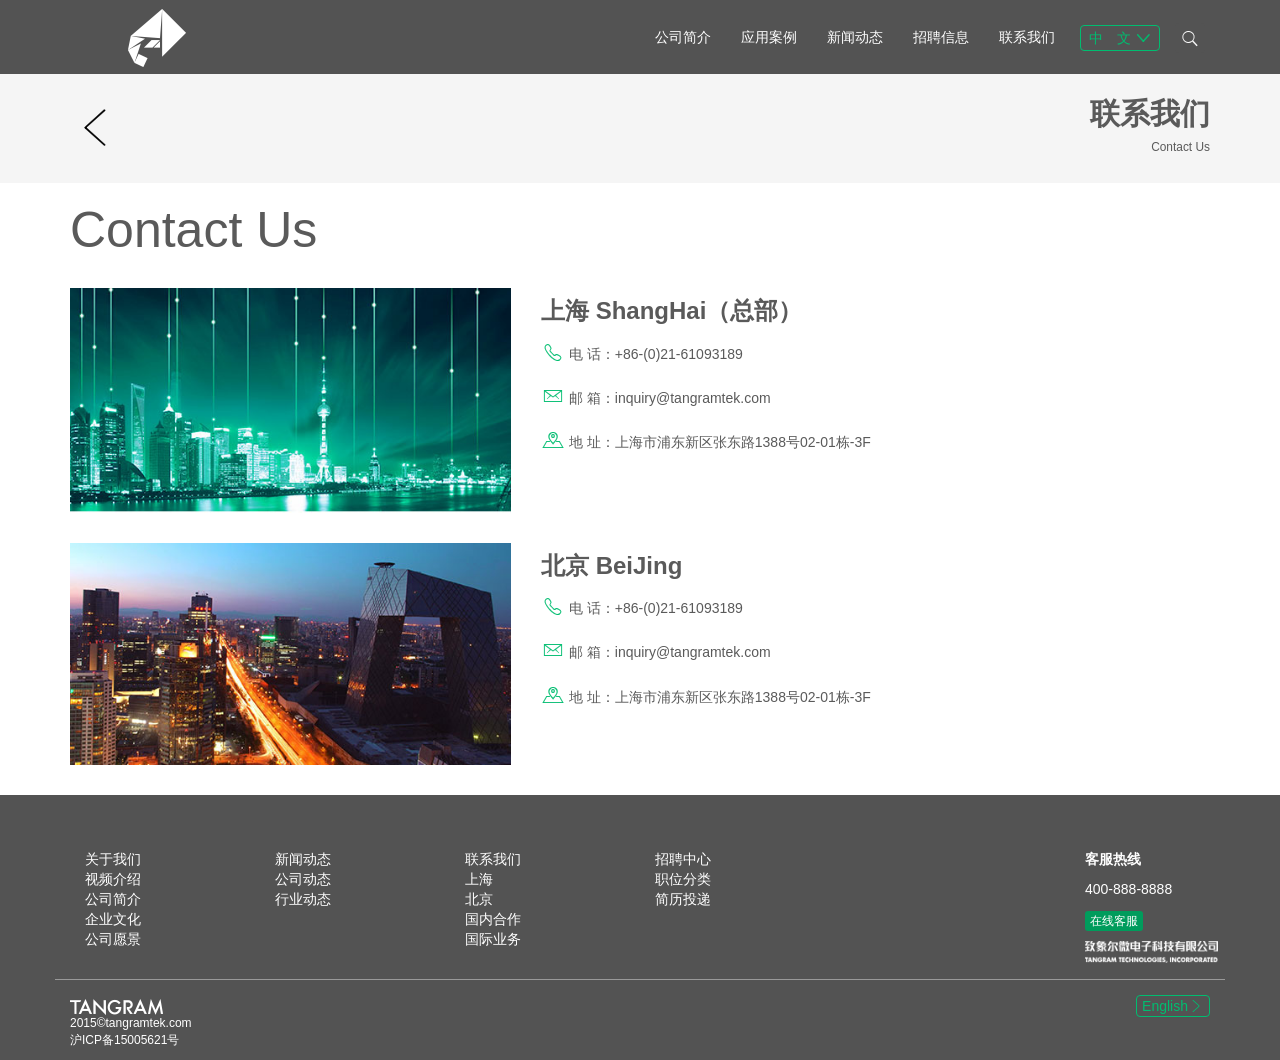
<file: zhixiang/contact.html>
<!DOCTYPE html>
<html lang="zh-CN">

	<head>
		<meta charset="utf-8">
		<meta http-equiv="X-UA-Compatible" content="IE=Edge,chrome=1"> 
		<meta name="format-detection" content="telephone=no" />
		<meta name="viewport" content="width=device-width,initial-scale=1.0,maximum-scale=1.0,user-scalable=0" />
		<title>联系我们</title>
		<link href="css/bootstrap.css" rel="stylesheet">
		<link href="css/style.css" rel="stylesheet">
		<!--[if lt IE 9]>
      <script src="http://cdn.bootcss.com/html5shiv/3.7.2/html5shiv.min.js"></script>
      <script src="js/respond.js"></script>
    <![endif]-->
	</head>

	<body>
		<div class="navbar-wrapper">
			<div class="top_bg">
				<div class="logo_bg1"></div>
				<div class="logo_bg2"></div>
				<img src="img/logo1.png" />
			</div>
			<div class="navbar navbar-inverse">
				<div class="container">
					<div class="navbar-header">
						<button class="navbar-toggle collapsed" type="button" data-toggle="collapse" data-target=".navbar-collapse">
							<span class="icon-bar"></span>
							<span class="icon-bar"></span>
							<span class="icon-bar"></span>
						</button>
						<a class="navbar-brand" href="index.html">
							&nbsp;
						</a>
					</div>
					<div class="navbar-collapse collapse " role="navigation">
						<ul class="nav navbar-nav navbar-right" style="position: relative;">
							<li class="dropdown hidden-xs" style="margin-right: 50px;margin-left: 10px;">
								<a href="javascript:void(0)" class="dropdown-toggle language" data-toggle="dropdown"> 中　文 <b class="iconfont icon-arrowdown"></b></a>
								<ul class="dropdown-menu">
									<li>
										<a href="#"> 中　文 </a>
									</li>
									<li>
										<a href="#">English</a>
									</li>
								</ul>
							</li>
							<li>
								<div class="search_box">
									<div id="sb-search" class=" sb-search">
										<form>
											<input class="sb-search-input" placeholder="请输入内容" type="search" value="" name="search" id="search">
											<input class="sb-search-submit" type="submit" value="">
											<span class="sb-icon-search iconfont icon-search"></span>
										</form>
									</div>
								</div>
							</li>
						</ul>
						<ul class="nav navbar-nav navbar-right">
							<li><a href="about.html">公司简介</a>
							</li>
							<li><a href="Applications.html">应用案例</a>
							</li>
							<li><a href="news.html">新闻动态</a>
							</li>
							<li><a href="job.html">招聘信息</a>
							</li>
							<li><a href="contact.html">联系我们</a>
							</li>
						</ul>
					</div>
				</div>
			</div>
		</div>
		<div class="well">
			<div class="container">
				<div class="pull-left">
					<a href="javascript:history.go(-1);">
						<i class=" iconfont icon-arrowleft f-50"></i>
					</a>
				</div>
				<div class="pull-right">
					<div class="f-30 f-bold">联系我们</div>
					<div class="text-right"><small>Contact Us</small>
					</div>
				</div>
			</div>
		</div>

		<div class="container mb-30">
			<div class="company">
				<div class="about_cont">
					<h2 class="f-50 mb-30">Contact Us</h2>
					<div class="site">
						<div class="row">
						<div class="col-xs-12 col-sm-6 col-md-6 mb-30">
							<img src="img/shanghai.jpg" class="img-responsive" width="100%" alt="上海" />
						</div>
						<div class="col-sm-6 col-md-6 col-xs-12 mb-30">
							<h4 class="f-24 f-bold">上海 ShangHai（总部）</h4>
							<p><i class=" iconfont icon-telephone text-green f-24"></i> 电 话：+86-(0)21-61093189</p>
							<p><i class=" iconfont icon-email text-green f-24"></i> 邮 箱：inquiry@tangramtek.com</p>
							<p><i class=" iconfont icon-map text-green f-24"></i> 地 址：上海市浦东新区张东路1388号02-01栋-3F</p>
						</div>
						<div class="clearfix"></div>
						<div class="col-xs-12 col-sm-6 col-md-6">
							<img src="img/beijing.jpg" class="img-responsive" width="100%" alt="上海" />
						</div>
						<div class="col-sm-6 col-md-6 col-xs-12">
							<h4 class="f-24 f-bold">北京 BeiJing</h4>
							<p><i class=" iconfont icon-telephone text-green f-24"></i> 电 话：+86-(0)21-61093189</p>
							<p><i class=" iconfont icon-email text-green f-24"></i> 邮 箱：inquiry@tangramtek.com</p>
							<p><i class=" iconfont icon-map text-green f-24"></i> 地 址：上海市浦东新区张东路1388号02-01栋-3F</p>
						</div>
						</div>
					</div>
				</div>
			</div>
		</div>
		<div class="footer pt-54">
			<div class="container">
				<div class="row" style="border-bottom:1px solid #999 ;">
					<div class="col-xs-12 col-md-12 col-sm-12">
						<div class="hidden-xs col-md-2 col-sm-2">
							<ul class="text-left">
								<li><a href="about.html">关于我们</a>
								</li>
								<li><a href="about.html">视频介绍</a>
								</li>
								<li><a href="about.html">公司简介</a>
								</li>
								<li><a href="about.html">企业文化</a>
								</li>
								<li><a href="about.html">公司愿景</a>
								</li>
							</ul>
						</div>
						<div class="hidden-xs col-md-2 col-sm-2">
							<ul class="text-left">
								<li><a href="news.html">新闻动态</a>
								</li>
								<li><a href="news.html">公司动态</a>
								</li>
								<li><a href="news.html">行业动态</a>
								</li>
							</ul>
						</div>
						<div class="col-xs-3 col-md-2 col-sm-2">
							<ul class="text-left">
								<li><a href="contact.html">联系我们</a>
								</li>
								<li><a href="contact.html">上海</a>
								</li>
								<li><a href="contact.html">北京</a>
								</li>
								<li><a href="contact.html">国内合作</a>
								</li>
								<li><a href="contact.html">国际业务</a>
								</li>
							</ul>
						</div>
						<div class="col-xs-3 col-md-2 col-sm-2">
							<ul class="text-left">
								<li><a href="job.html">招聘中心</a>
								</li>
								<li><a href="job.html">职位分类</a>
								</li>
								<li><a href="job.html">简历投递</a>
								</li>
							</ul>
						</div>
						<div class="col-xs-6 col-md-4 col-sm-4">
							<div class="contact pull-right">
								<p><strong>客服热线	</strong> </p>
								<p>400-888-8888</p>
								<p><a href="http://wpa.qq.com/msgrd?v=3&uin=935902113&site=qq&menu=yes" class="btn btn-primary btn-xs">在线客服</a>
								</p>
								<p>
									<img src="img/company_name.png" width="133" height="22" alt="" />
								</p>
							</div>
						</div>
					</div>
				</div>
				<div class="mt-15 mb-80">
					<div class="pull-left">
						<img src="img/wz.png" alt="" />
						<div class="text-white f-12">2015&copy;tangramtek.com</div>
						<div class="text-white f-12">沪ICP备15005621号</div>
					</div>
					<div class="pull-right">
						<div class="dropdown">
							<a href="javascript:void(0)" class="dropdown-toggle language">English<i class="iconfont icon-arrowright"></i></a>
						</div>
					</div>
				</div>
			</div>
		</div>
		<script src="http://libs.baidu.com/jquery/1.10.2/jquery.min.js"></script>
		<script src="http://libs.baidu.com/bootstrap/3.0.3/js/bootstrap.js"></script>
		<script src="js/classie.js"></script>
		<script src="js/uisearch.js"></script>
		<script type="text/javascript" src="js/stickUp.js"></script>
		<script src="js/common.js" type="text/javascript"></script>

	</body>

</html>
</file>
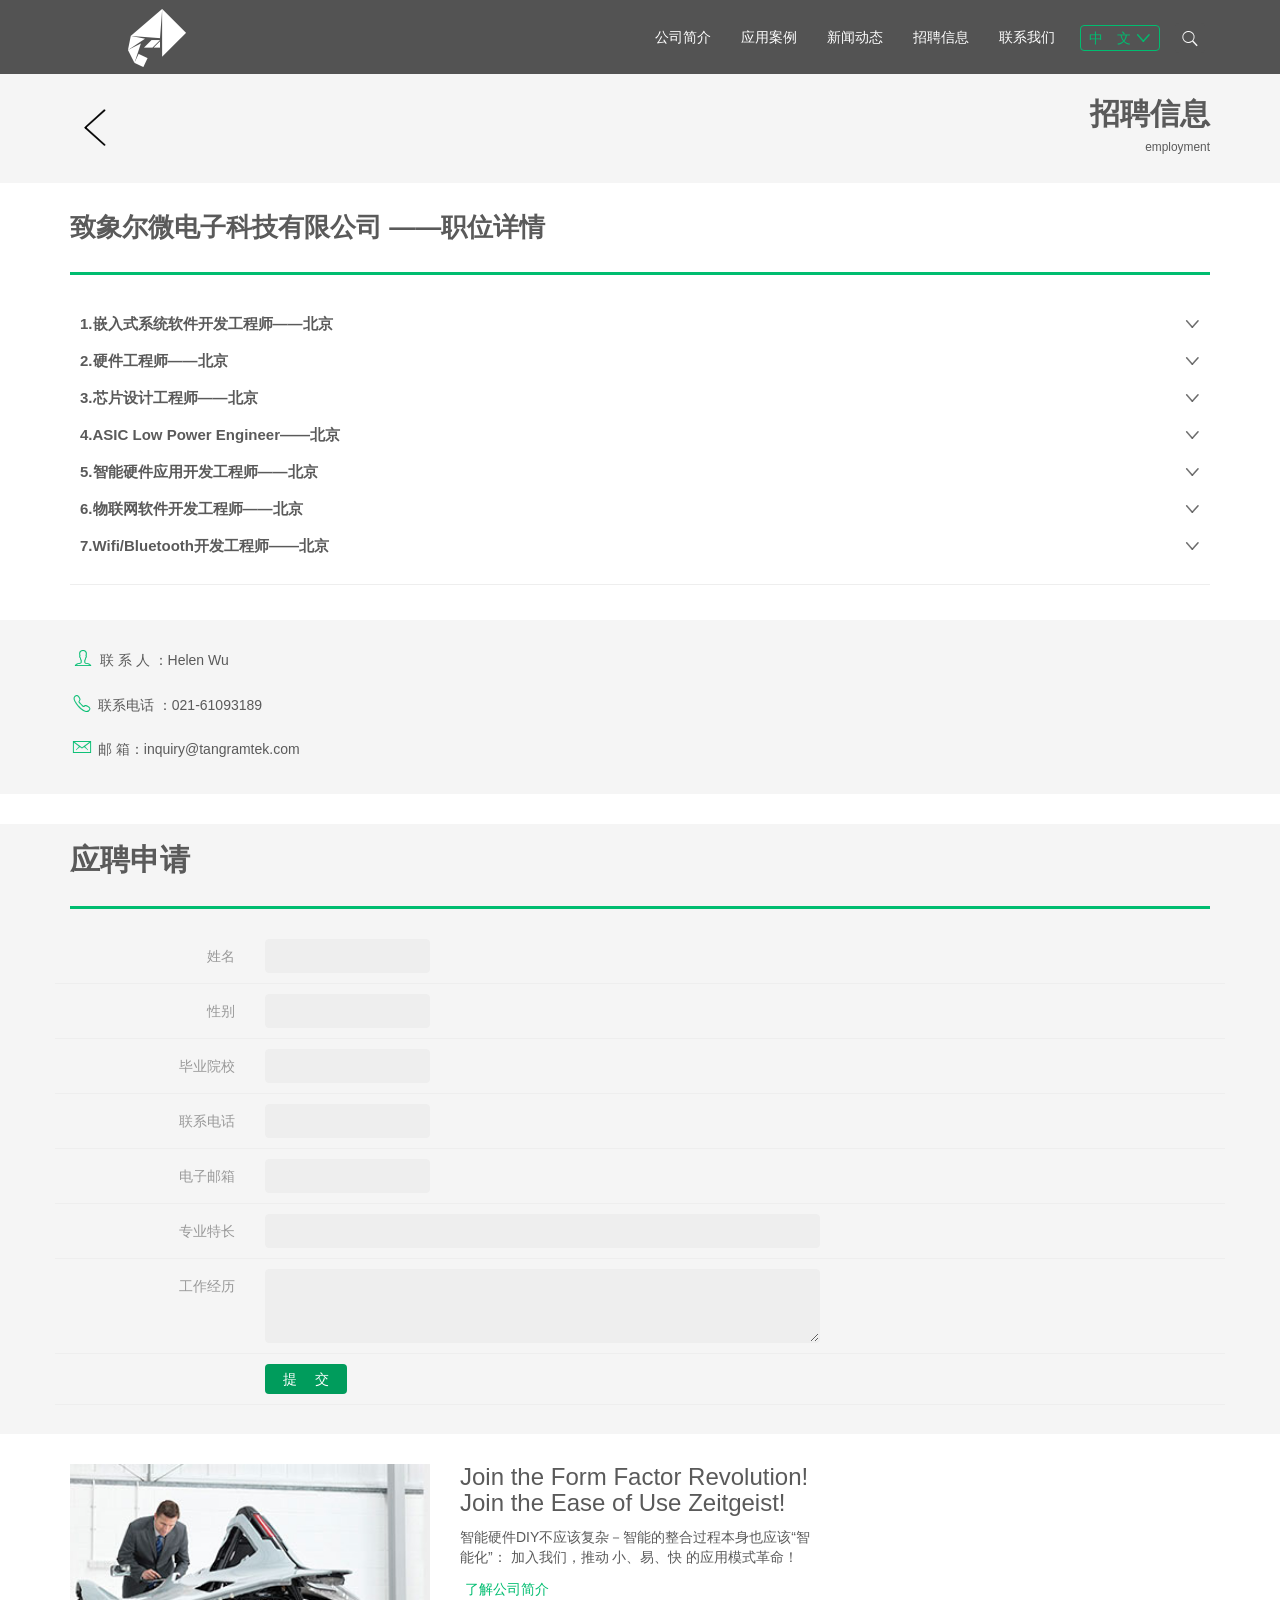
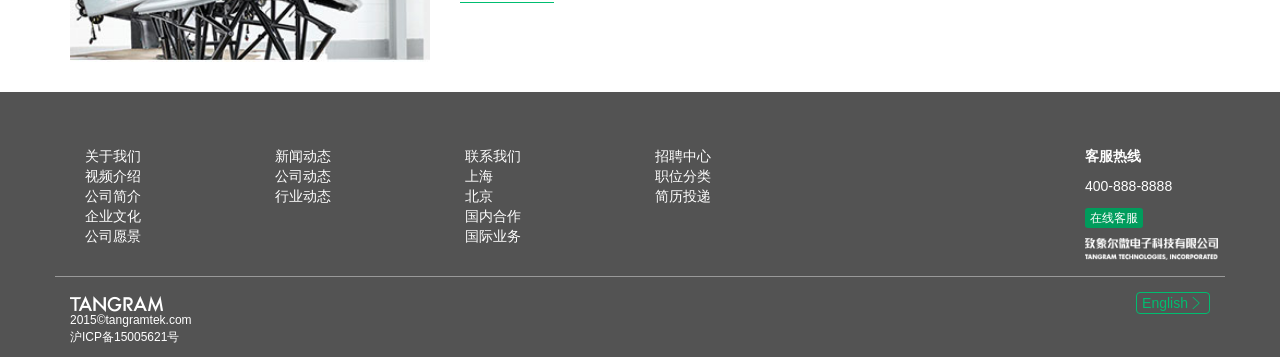
<file: zhixiang/job.html>
<!DOCTYPE html>
<html lang="zh-CN">

	<head>
		<meta charset="utf-8">
		<meta http-equiv="X-UA-Compatible" content="IE=Edge,chrome=1"> 
		<meta name="format-detection" content="telephone=no" />
		<meta name="viewport" content="width=device-width,initial-scale=1.0,maximum-scale=1.0,user-scalable=0" />
		<title>招聘信息</title>
		<link href="css/bootstrap.css" rel="stylesheet">
		<link href="css/style.css" rel="stylesheet">
		<!--[if lt IE 9]>
      <script src="http://cdn.bootcss.com/html5shiv/3.7.2/html5shiv.min.js"></script>
      <script src="js/respond.js"></script>
    <![endif]-->
	</head>

	<body>
		<div class="navbar-wrapper">
			<div class="top_bg">
				<div class="logo_bg1"></div>
				<div class="logo_bg2"></div>
				<img src="img/logo1.png" />
			</div>
			<div class="navbar navbar-inverse">
				<div class="container">
					<div class="navbar-header">
						<button class="navbar-toggle collapsed" type="button" data-toggle="collapse" data-target=".navbar-collapse">
							<span class="icon-bar"></span>
							<span class="icon-bar"></span>
							<span class="icon-bar"></span>
						</button>
						<a class="navbar-brand" href="index.html">
							&nbsp;
						</a>
					</div>
					<div class="navbar-collapse collapse " role="navigation">
						<ul class="nav navbar-nav navbar-right" style="position: relative;">
							<li class="dropdown hidden-xs" style="margin-right: 50px;margin-left: 10px;">
								<a href="javascript:void(0)" class="dropdown-toggle language" data-toggle="dropdown"> 中　文 <b class="iconfont icon-arrowdown"></b></a>
								<ul class="dropdown-menu">
									<li>
										<a href="#">中　　文</a>
									</li>
									<li>
										<a href="#">English</a>
									</li>
								</ul>
							</li>
							<li>
								<div class="search_box">
									<div id="sb-search" class=" sb-search">
										<form>
											<input class="sb-search-input" placeholder="请输入内容" type="search" value="" name="search" id="search">
											<input class="sb-search-submit" type="submit" value="">
											<span class="sb-icon-search iconfont icon-search"></span>
										</form>
									</div>
								</div>
							</li>
						</ul>
						<ul class="nav navbar-nav navbar-right">
							<li><a href="about.html">公司简介</a>
							</li>
							<li><a href="Applications.html">应用案例</a>
							</li>
							<li><a href="news.html">新闻动态</a>
							</li>
							<li><a href="job.html">招聘信息</a>
							</li>
							<li><a href="contact.html">联系我们</a>
							</li>
						</ul>
					</div>
				</div>
			</div>
		</div>
		<div class="well">
			<div class="container">
				<div class="pull-left">
					<a href="javascript:history.go(-1);">
						<i class=" iconfont icon-arrowleft f-50"></i>
					</a>
				</div>
				<div class="pull-right">
					<div class="f-30 f-bold">招聘信息</div>
					<div class="text-right"><small>employment</small>
					</div>
				</div>
			</div>
		</div>

		<div class="container mb-15 mt-30">
			<h3 class="f-26 f-bold border-green">致象尔微电子科技有限公司 ——职位详情</h3>
			<div class="job">
				<ul id="Huifold1" class="job_box">
					<li class="item">
						<h4>1.嵌入式系统软件开发工程师——北京<b><i class="iconfont icon-arrowdown"></i></b></h4>
						<div class="info">
							<P>职位类型：全职
								<br>工作经验：不要求
								<br>学历要求：本科
								<br>招聘人数：5名
								<br>发布时间：2015-03-03</P>
							<P>职位描述
								<br>1. 使用C/C++进行嵌入式系统软件开发
								<br>2. 将会在如下方向之一工作：BSP/驱动程序开发，嵌入式应用开发，RTOS/Linux</P>
							<P>招聘要求
								<br>1. 本科以上学历
								<br>2. 计算机软件等相关专业毕业
								<br>3. 熟练使用C/C++，底层开发人员能够看懂汇编
								<br>4. 熟悉嵌入式软件开发流程，熟练使用软件模拟和硬件仿真器
								<br>5. 最好熟悉基于ARM 的开发
								<br>6. 团结合作，爱思考，善交流，有独立分析和解决问题的能力</P>

						</div>
					</li>
					<li class="item">
						<h4>2.硬件工程师——北京<b><i class="iconfont icon-arrowdown"></i></b></h4>
						<div class="info">
							<P>职位类型：全职
								<br>工作经验：不要求
								<br>学历要求：本科
								<br>招聘人数：5名
								<br>发布时间：2015-03-03</P>
							<P>职位描述
								<br>1. 使用C/C++进行嵌入式系统软件开发
								<br>2. 将会在如下方向之一工作：BSP/驱动程序开发，嵌入式应用开发，RTOS/Linux</P>
							<P>招聘要求
								<br>1. 本科以上学历
								<br>2. 计算机软件等相关专业毕业
								<br>3. 熟练使用C/C++，底层开发人员能够看懂汇编
								<br>4. 熟悉嵌入式软件开发流程，熟练使用软件模拟和硬件仿真器
								<br>5. 最好熟悉基于ARM 的开发
								<br>6. 团结合作，爱思考，善交流，有独立分析和解决问题的能力</P>

						</div>
					</li>
					<li class="item">
						<h4>3.芯片设计工程师——北京<b><i class="iconfont icon-arrowdown"></i></b></h4>
						<div class="info">
							<P>职位类型：全职
								<br>工作经验：不要求
								<br>学历要求：本科
								<br>招聘人数：5名
								<br>发布时间：2015-03-03</P>
							<P>职位描述
								<br>1. 使用C/C++进行嵌入式系统软件开发
								<br>2. 将会在如下方向之一工作：BSP/驱动程序开发，嵌入式应用开发，RTOS/Linux</P>
							<P>招聘要求
								<br>1. 本科以上学历
								<br>2. 计算机软件等相关专业毕业
								<br>3. 熟练使用C/C++，底层开发人员能够看懂汇编
								<br>4. 熟悉嵌入式软件开发流程，熟练使用软件模拟和硬件仿真器
								<br>5. 最好熟悉基于ARM 的开发
								<br>6. 团结合作，爱思考，善交流，有独立分析和解决问题的能力</P>

						</div>
					</li>
					<li class="item">
						<h4>4.ASIC Low Power Engineer——北京<b><i class="iconfont icon-arrowdown"></i></b></h4>
						<div class="info">
							<P>职位类型：全职
								<br>工作经验：不要求
								<br>学历要求：本科
								<br>招聘人数：5名
								<br>发布时间：2015-03-03</P>
							<P>职位描述
								<br>1. 使用C/C++进行嵌入式系统软件开发
								<br>2. 将会在如下方向之一工作：BSP/驱动程序开发，嵌入式应用开发，RTOS/Linux</P>
							<P>招聘要求
								<br>1. 本科以上学历
								<br>2. 计算机软件等相关专业毕业
								<br>3. 熟练使用C/C++，底层开发人员能够看懂汇编
								<br>4. 熟悉嵌入式软件开发流程，熟练使用软件模拟和硬件仿真器
								<br>5. 最好熟悉基于ARM 的开发
								<br>6. 团结合作，爱思考，善交流，有独立分析和解决问题的能力</P>

						</div>
					</li>
					<li class="item">
						<h4>5.智能硬件应用开发工程师——北京<b><i class="iconfont icon-arrowdown"></i></b></h4>
						<div class="info">
							<P>职位类型：全职
								<br>工作经验：不要求
								<br>学历要求：本科
								<br>招聘人数：5名
								<br>发布时间：2015-03-03</P>
							<P>职位描述
								<br>1. 使用C/C++进行嵌入式系统软件开发
								<br>2. 将会在如下方向之一工作：BSP/驱动程序开发，嵌入式应用开发，RTOS/Linux</P>
							<P>招聘要求
								<br>1. 本科以上学历
								<br>2. 计算机软件等相关专业毕业
								<br>3. 熟练使用C/C++，底层开发人员能够看懂汇编
								<br>4. 熟悉嵌入式软件开发流程，熟练使用软件模拟和硬件仿真器
								<br>5. 最好熟悉基于ARM 的开发
								<br>6. 团结合作，爱思考，善交流，有独立分析和解决问题的能力</P>

						</div>
					</li>
					<li class="item">
						<h4>6.物联网软件开发工程师——北京<b><i class="iconfont icon-arrowdown"></i></b></h4>
						<div class="info">
							<P>职位类型：全职
								<br>工作经验：不要求
								<br>学历要求：本科
								<br>招聘人数：5名
								<br>发布时间：2015-03-03</P>
							<P>职位描述
								<br>1. 使用C/C++进行嵌入式系统软件开发
								<br>2. 将会在如下方向之一工作：BSP/驱动程序开发，嵌入式应用开发，RTOS/Linux</P>
							<P>招聘要求
								<br>1. 本科以上学历
								<br>2. 计算机软件等相关专业毕业
								<br>3. 熟练使用C/C++，底层开发人员能够看懂汇编
								<br>4. 熟悉嵌入式软件开发流程，熟练使用软件模拟和硬件仿真器
								<br>5. 最好熟悉基于ARM 的开发
								<br>6. 团结合作，爱思考，善交流，有独立分析和解决问题的能力</P>

						</div>
					</li>
					<li class="item">
						<h4>7.Wifi/Bluetooth开发工程师——北京<b><i class="iconfont icon-arrowdown"></i></b></h4>
						<div class="info">
							<P>职位类型：全职
								<br>工作经验：不要求
								<br>学历要求：本科
								<br>招聘人数：5名
								<br>发布时间：2015-03-03</P>
							<P>职位描述
								<br>1. 使用C/C++进行嵌入式系统软件开发
								<br>2. 将会在如下方向之一工作：BSP/驱动程序开发，嵌入式应用开发，RTOS/Linux</P>
							<P>招聘要求
								<br>1. 本科以上学历
								<br>2. 计算机软件等相关专业毕业
								<br>3. 熟练使用C/C++，底层开发人员能够看懂汇编
								<br>4. 熟悉嵌入式软件开发流程，熟练使用软件模拟和硬件仿真器
								<br>5. 最好熟悉基于ARM 的开发
								<br>6. 团结合作，爱思考，善交流，有独立分析和解决问题的能力</P>

						</div>
					</li>
				</ul>
			</div>
			<hr class="mb-25" />
		</div>
		<div class="well mb-30">
			<div class="container">
				<p><i class=" iconfont icon-person text-green f-26"></i> 联 系 人 ：Helen Wu</p>
				<p><i class=" iconfont icon-telephone text-green f-24"></i> 联系电话 ：021-61093189</p>
				<p><i class=" iconfont icon-email text-green f-24"></i> 邮 箱：inquiry@tangramtek.com</p>
			</div>
		</div>
		<div class="clearfix mb-30"></div>
		<div class="well">
			<div class="container">
				<h3 class="f-30 f-bold border-green">应聘申请</h3>
				<div class="row mg">
					<form class="form-horizontal">
						<div class="form-group">
							<label for="inputEmail3" class="col-sm-2 col-xs-4 control-label">姓名</label>
							<div class="col-sm-2 col-xs-8 ">
								<input type="text" class="form-control" id="inputEmail3">
							</div>
						</div>
						<div class="form-group">
							<label for="inputPassword3" class="col-sm-2 col-xs-4  control-label">性别</label>
							<div class="col-sm-2 col-xs-8">
								<input type="text" class="form-control" id="inputPassword3">
							</div>
						</div>
						<div class="form-group">
							<label for="inputPassword3" class="col-sm-2 col-xs-4 control-label">毕业院校</label>
							<div class="col-sm-2 col-xs-8">
								<input type="text" class="form-control" id="inputPassword3">
							</div>
						</div>
						<div class="form-group">
							<label for="inputPassword3" class="col-sm-2 col-xs-4 control-label">联系电话</label>
							<div class="col-sm-2 col-xs-8">
								<input type="text" class="form-control" id="inputPassword3">
							</div>
						</div>
						<div class="form-group">
							<label for="inputPassword3" class="col-sm-2 col-xs-4 control-label">电子邮箱</label>
							<div class="col-sm-2 col-xs-8">
								<input type="text" class="form-control" id="inputPassword3">
							</div>
						</div>
						<div class="form-group">
							<label for="inputPassword3" class="col-sm-2 col-xs-4 control-label">专业特长</label>
							<div class="col-sm-6">
								<input type="text" class="form-control" id="inputPassword3">
							</div>
						</div>
						<div class="form-group">
							<label for="inputPassword3" class="col-sm-2 col-xs-4 control-label">工作经历</label>
							<div class="col-sm-6">
								<textarea class="form-control" rows="3"></textarea>
							</div>
						</div>
						<div class="form-group">
							<label for="inputPassword3" class="col-sm-2 col-xs-4 control-label">&nbsp;</label>
							<div class="text-left col-sm-6">
								<button type="submit" class="btn btn-primary">提 　交 </button>
							</div>
						</div>
					</form>

				</div>
			</div>
		</div>
		<div class="clearfix mb-30"></div>
		<div class="container mb-30">
			<div class="company_profile">
				<div class="row">
					<div class="col-xs-12 col-sm-4 col-md-4">
						<img src="img/app_about.jpg" class="img-responsive" width="100%" alt="公司简介" />
					</div>
					<div class="col-xs-12 col-sm-4 col-md-4">
						<h3>Join the Form Factor Revolution! Join the Ease of Use Zeitgeist!</h3>
						<p>智能硬件DIY不应该复杂－智能的整合过程本身也应该“智能化”： 加入我们，推动 小、易、快 的应用模式革命！</p>
						<p><a href="#" class="text-green text-upp">了解公司简介</a>
						</p>
					</div>
				</div>
			</div>
		</div>
		<div class="footer pt-54">
			<div class="container">
				<div class="row" style="border-bottom:1px solid #999 ;">
					<div class="col-xs-12 col-md-12 col-sm-12">
						<div class="hidden-xs col-md-2 col-sm-2">
							<ul class="text-left">
								<li><a href="about.html">关于我们</a>
								</li>
								<li><a href="about.html">视频介绍</a>
								</li>
								<li><a href="about.html">公司简介</a>
								</li>
								<li><a href="about.html">企业文化</a>
								</li>
								<li><a href="about.html">公司愿景</a>
								</li>
							</ul>
						</div>
						<div class="hidden-xs col-md-2 col-sm-2">
							<ul class="text-left">
								<li><a href="news.html">新闻动态</a>
								</li>
								<li><a href="news.html">公司动态</a>
								</li>
								<li><a href="news.html">行业动态</a>
								</li>
							</ul>
						</div>
						<div class="col-xs-3 col-md-2 col-sm-2">
							<ul class="text-left">
								<li><a href="contact.html">联系我们</a>
								</li>
								<li><a href="contact.html">上海</a>
								</li>
								<li><a href="contact.html">北京</a>
								</li>
								<li><a href="contact.html">国内合作</a>
								</li>
								<li><a href="contact.html">国际业务</a>
								</li>
							</ul>
						</div>
						<div class="col-xs-3 col-md-2 col-sm-2">
							<ul class="text-left">
								<li><a href="job.html">招聘中心</a>
								</li>
								<li><a href="job.html">职位分类</a>
								</li>
								<li><a href="job.html">简历投递</a>
								</li>
							</ul>
						</div>
						<div class="col-xs-6 col-md-4 col-sm-4">
							<div class="contact pull-right">
								<p><strong>客服热线	</strong> </p>
								<p>400-888-8888</p>
								<p><a href="http://wpa.qq.com/msgrd?v=3&uin=935902113&site=qq&menu=yes" class="btn btn-primary btn-xs">在线客服</a>
								</p>
								<p>
									<img src="img/company_name.png" width="133" height="22" alt="" />
								</p>
							</div>
						</div>
					</div>
				</div>
				<div class="mt-15 mb-80">
					<div class="pull-left">
						<img src="img/wz.png" alt="" />
						<div class="text-white f-12">2015&copy;tangramtek.com</div>
						<div class="text-white f-12">沪ICP备15005621号</div>
					</div>
					<div class="pull-right">
						<div class="dropdown">
							<a href="javascript:void(0)" class="dropdown-toggle language">English<i class="iconfont icon-arrowright"></i></a>
						</div>
					</div>
				</div>
			</div>
		</div>
		<script src="js/jquery.min.js"></script>
		<script src="js/bootstrap.js"></script>
		<script src="js/classie.js"></script>
		<script src="js/uisearch.js"></script>
		<script type="text/javascript" src="js/stickUp.js"></script>
		<script type="text/javascript">
			function killErrors() {
			return true;
			}
			window.onerror = killErrors;
			new UISearch(document.getElementById('sb-search'));
			$(function() {
				$.job_box("#Huifold1 .item h4", "#Huifold1 .item .info", "fast", 1, "click");
			});
		</script>
	</body>

</html>
</file>
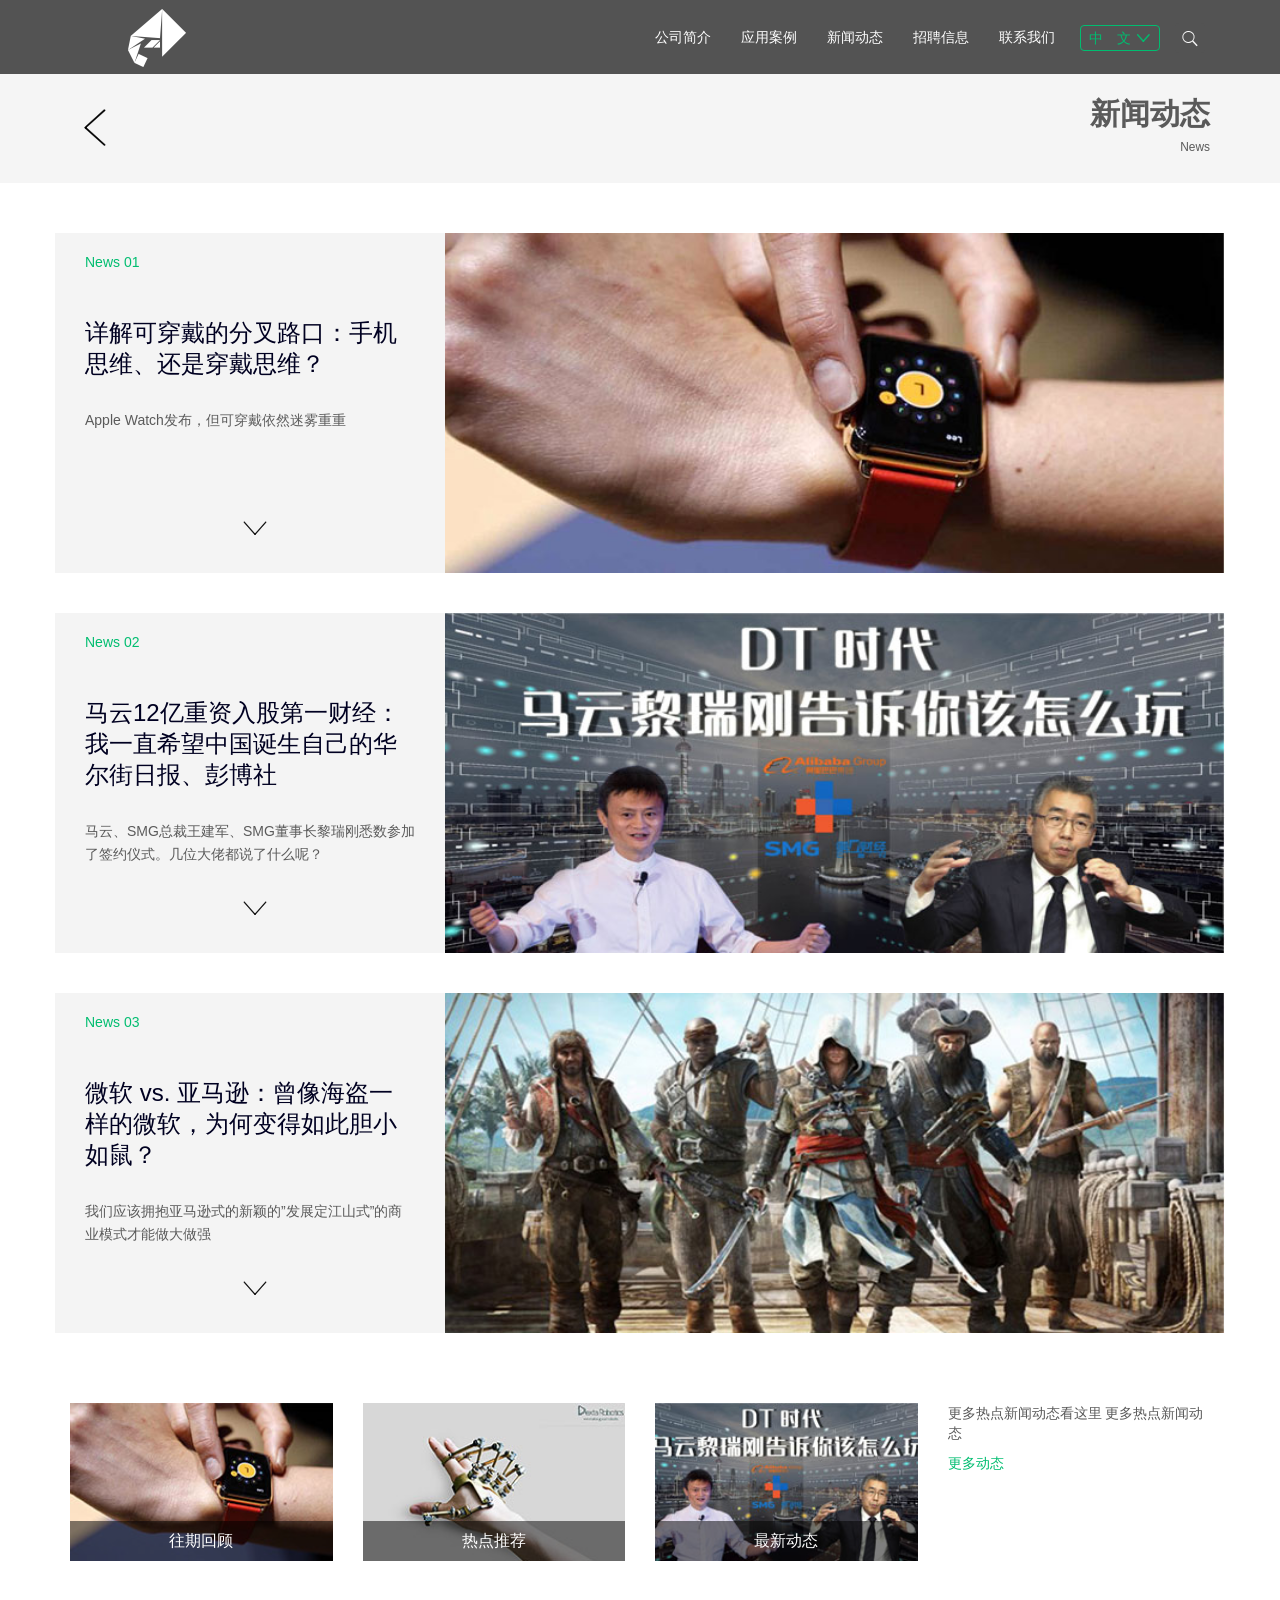
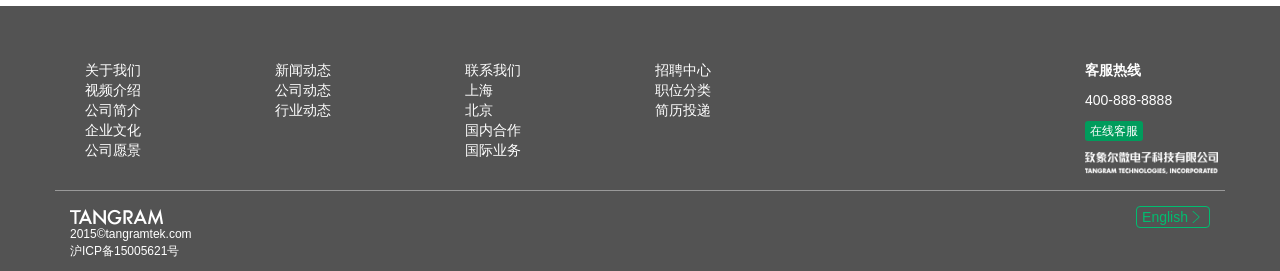
<file: zhixiang/news.html>
<!DOCTYPE html>
<html lang="zh-CN">

	<head>
		<meta charset="utf-8">
		<meta http-equiv="X-UA-Compatible" content="IE=Edge,chrome=1"> 
		<meta name="format-detection" content="telephone=no" />
		<meta name="viewport" content="width=device-width,initial-scale=1.0,maximum-scale=1.0,user-scalable=0" />
		<title>新闻动态</title>
		<link href="css/bootstrap.css" rel="stylesheet">
		<link href="css/style.css" rel="stylesheet">
		<script type="text/javascript" src="js/jquery.min.js"></script>
		<script src="js/news.js" type="text/javascript"></script>
		<!--[if lt IE 9]>
      <script src="http://cdn.bootcss.com/html5shiv/3.7.2/html5shiv.min.js"></script>
      <script src="js/respond.js"></script>
    <![endif]-->
	</head>

	<body>
		<div class="navbar-wrapper">
			<div class="top_bg">
				<div class="logo_bg1"></div>
				<div class="logo_bg2"></div>
				<img src="img/logo1.png" />
			</div>
			<div class="navbar navbar-inverse">
				<div class="container">
					<div class="navbar-header">
						<button class="navbar-toggle collapsed" type="button" data-toggle="collapse" data-target=".navbar-collapse">
							<span class="icon-bar"></span>
							<span class="icon-bar"></span>
							<span class="icon-bar"></span>
						</button>
						<a class="navbar-brand" href="index.html">
							&nbsp;
						</a>
					</div>
					<div class="navbar-collapse collapse " role="navigation">
						<ul class="nav navbar-nav navbar-right" style="position: relative;">
							<li class="dropdown hidden-xs" style="margin-right: 50px;margin-left: 10px;">
								<a href="javascript:void(0)" class="dropdown-toggle language" data-toggle="dropdown"> 中　文 <b class="iconfont icon-arrowdown"></b></a>
								<ul class="dropdown-menu">
									<li>
										<a href="#">中　文</a>
									</li>
									<li>
										<a href="#">English</a>
									</li>
								</ul>
							</li>
							<li>
								<div class="search_box">
									<div id="sb-search" class=" sb-search">
										<form>
											<input class="sb-search-input" placeholder="请输入内容" type="search" value="" name="search" id="search">
											<input class="sb-search-submit" type="submit" value="">
											<span class="sb-icon-search iconfont icon-search"></span>
										</form>
									</div>
								</div>
							</li>
						</ul>
						<ul class="nav navbar-nav navbar-right">
							<li><a href="about.html">公司简介</a>
							</li>
							<li><a href="Applications.html">应用案例</a>
							</li>
							<li><a href="news.html">新闻动态</a>
							</li>
							<li><a href="job.html">招聘信息</a>
							</li>
							<li><a href="contact.html">联系我们</a>
							</li>
						</ul>
					</div>
				</div>
			</div>
		</div>
		<div class="well">
			<div class="container">
				<div class="pull-left">
					<a href="javascript:history.go(-1);">
						<i class=" iconfont icon-arrowleft f-50"></i>
					</a>
				</div>
				<div class="pull-right">
					<div class="f-30 f-bold">新闻动态</div>
					<div class="text-right"><small>News</small>
					</div>
				</div>
			</div>
		</div>

		<div class="news">
			<ul class="conWrap" style="margin: 0px;padding: 0px;">
				<li class="item">
					<div class="box container">
						<div class="titleWrap col-xs-6 col-md-4 col-sm-4">
							<h1><span class="num">News 01</span><span class="txt">详解可穿戴的分叉路口：手机思维、还是穿戴思维？</span></h1>
							<p class="summ hidden-xs">Apple Watch发布，但可穿戴依然迷雾重重</p>
							<p class="btn-view"><a href="#" class="skip_txt"><i class="iconfont icon-arrowdown"></i></a>
							</p>
						</div>
						<div class="col-xs-6 col-md-8 col-sm-8 pd-0">
							<img src="img/new1.jpg" class="img-responsive" width="100%" />
						</div>

					</div>
					<div class="fold-contents">
						<div class="container">
							2015年伊始，CES展、MWC展、Apple watch发布，接连三把火使得智能可穿戴进入舆论中心。各方论坛各种解读层出不穷，有人热血澎湃万物智能时代开启，有人依然忧心忡忡画饼毕竟不能充饥……是大时代开启还是依然迷雾重重? 　　看趋势，要抓源头，芯片是智能终端创新的源头风向标，我们发现芯片厂商确实在积极布局物联网、可穿戴、车联网等新兴领域，见表1。于是乎，后智能手机时代，可穿戴即将取代智能手机的讨论被提上了日程。真的到了后智能手机时代了吗?大趋势确定，但时间上言之尚早，当下依然骨感。芯片产品相对消费级产品一般至少有6-12个月的时间提前量，从资源投入角度看，个人认为布局试水多过真正实质性资源投入，智能手机仍是主战场。
							<p class="btn-close cl_b">
								<a href="">
									<img src="img/img_0303_close.gif" />
								</a>
							</p>
						</div>
					</div>
				</li>
				<li class="item">
					<div class="box container">
						<div class="titleWrap col-xs-6 col-md-4 col-sm-4">
							<h1><span class="num">News 02</span><span class="txt">马云12亿重资入股第一财经：我一直希望中国诞生自己的华尔街日报、彭博社</span></h1>
							<p class="summ hidden-xs">马云、SMG总裁王建军、SMG董事长黎瑞刚悉数参加了签约仪式。几位大佬都说了什么呢？</p>
							<p class="btn-view"><a href="#" class="skip_txt"><i class="iconfont icon-arrowdown"></i></a>
							</p>
						</div>
						<div class="col-xs-6 col-md-8 col-sm-8 pd-0">
							<img src="img/new2.jpg" class="img-responsive" width="100%" />
						</div>

					</div>
					<div class="fold-contents">
						<div class="container">
							2015年伊始，CES展、MWC展、Apple watch发布，接连三把火使得智能可穿戴进入舆论中心。各方论坛各种解读层出不穷，有人热血澎湃万物智能时代开启，有人依然忧心忡忡画饼毕竟不能充饥……是大时代开启还是依然迷雾重重? 　　看趋势，要抓源头，芯片是智能终端创新的源头风向标，我们发现芯片厂商确实在积极布局物联网、可穿戴、车联网等新兴领域，见表1。于是乎，后智能手机时代，可穿戴即将取代智能手机的讨论被提上了日程。真的到了后智能手机时代了吗?大趋势确定，但时间上言之尚早，当下依然骨感。芯片产品相对消费级产品一般至少有6-12个月的时间提前量，从资源投入角度看，个人认为布局试水多过真正实质性资源投入，智能手机仍是主战场。
							<p class="btn-close cl_b">
								<a href="">
									<img src="img/img_0303_close.gif" />
								</a>
							</p>
						</div>
					</div>
				</li>
				<li class="item">
					<div class="box container">
						<div class="titleWrap col-xs-6 col-md-4 col-sm-4">
							<h1><span class="num">News 03</span><span class="txt">微软 vs. 亚马逊：曾像海盗一样的微软，为何变得如此胆小如鼠？</span></h1>
							<p class="summ hidden-xs">我们应该拥抱亚马逊式的新颖的”发展定江山式”的商业模式才能做大做强</p>
							<p class="btn-view"><a href="#" class="skip_txt"><i class="iconfont icon-arrowdown"></i></a>
							</p>
						</div>
						<div class="col-xs-6 col-md-8 col-sm-8 pd-0">
							<img src="img/new3.jpg" class="img-responsive" width="100%" />
						</div>

					</div>
					<div class="fold-contents">
						<div class="container">
							2015年伊始，CES展、MWC展、Apple watch发布，接连三把火使得智能可穿戴进入舆论中心。各方论坛各种解读层出不穷，有人热血澎湃万物智能时代开启，有人依然忧心忡忡画饼毕竟不能充饥……是大时代开启还是依然迷雾重重? 　　看趋势，要抓源头，芯片是智能终端创新的源头风向标，我们发现芯片厂商确实在积极布局物联网、可穿戴、车联网等新兴领域，见表1。于是乎，后智能手机时代，可穿戴即将取代智能手机的讨论被提上了日程。真的到了后智能手机时代了吗?大趋势确定，但时间上言之尚早，当下依然骨感。芯片产品相对消费级产品一般至少有6-12个月的时间提前量，从资源投入角度看，个人认为布局试水多过真正实质性资源投入，智能手机仍是主战场。
							<p class="btn-close cl_b">
								<a href="">
									<img src="img/img_0303_close.gif" />
								</a>
							</p>
						</div>
					</div>
				</li>

			</ul>
			<div class="clearfix mb-30"></div>
			<div class="container mb-30 news_bot_txt">
				<div class="row">
					<div class="col-xs-6 col-sm-3 col-md-3 mb-15">
						<a href="#">
							<img src="img/new_bm1.jpg" class="img-responsive" width="100%">
							<div class="hint">往期回顾</div>
						</a>
					</div>
					<div class="col-xs-6 col-sm-3 col-md-3 mb-15">
						<a href="#">
							<img src="img/new_bm2.jpg" class="img-responsive" width="100%">
							<div class="hint">热点推荐</div>
						</a>
					</div>
					<div class="col-xs-6 col-sm-3 col-md-3 mb-15">
						<a href="#">
							<img src="img/new_bm3.jpg" class="img-responsive" width="100%">
							<div class="hint">最新动态</div>
						</a>
					</div>
					<div class="col-xs-6 col-sm-3 col-md-3 mb-15">
						<p>更多热点新闻动态看这里 更多热点新闻动态
						</p>
						<p><a href="#">更多动态</a>
						</p>
					</div>
				</div>
			</div>
		</div>
		<div class="footer pt-54">
			<div class="container">
				<div class="row" style="border-bottom:1px solid #999 ;">
					<div class="col-xs-12 col-md-12 col-sm-12">
						<div class="hidden-xs col-md-2 col-sm-2">
							<ul class="text-left">
								<li><a href="about.html">关于我们</a>
								</li>
								<li><a href="about.html">视频介绍</a>
								</li>
								<li><a href="about.html">公司简介</a>
								</li>
								<li><a href="about.html">企业文化</a>
								</li>
								<li><a href="about.html">公司愿景</a>
								</li>
							</ul>
						</div>
						<div class="hidden-xs col-md-2 col-sm-2">
							<ul class="text-left">
								<li><a href="news.html">新闻动态</a>
								</li>
								<li><a href="news.html">公司动态</a>
								</li>
								<li><a href="news.html">行业动态</a>
								</li>
							</ul>
						</div>
						<div class="col-xs-3 col-md-2 col-sm-2">
							<ul class="text-left">
								<li><a href="contact.html">联系我们</a>
								</li>
								<li><a href="contact.html">上海</a>
								</li>
								<li><a href="contact.html">北京</a>
								</li>
								<li><a href="contact.html">国内合作</a>
								</li>
								<li><a href="contact.html">国际业务</a>
								</li>
							</ul>
						</div>
						<div class="col-xs-3 col-md-2 col-sm-2">
							<ul class="text-left">
								<li><a href="job.html">招聘中心</a>
								</li>
								<li><a href="job.html">职位分类</a>
								</li>
								<li><a href="job.html">简历投递</a>
								</li>
							</ul>
						</div>
						<div class="col-xs-6 col-md-4 col-sm-4">
							<div class="contact pull-right">
								<p><strong>客服热线	</strong> </p>
								<p>400-888-8888</p>
								<p><a href="http://wpa.qq.com/msgrd?v=3&uin=935902113&site=qq&menu=yes" class="btn btn-primary btn-xs">在线客服</a>
								</p>
								<p>
									<img src="img/company_name.png" width="133" height="22" alt="" />
								</p>
							</div>
						</div>
					</div>
				</div>
				<div class="mt-15 mb-80">
					<div class="pull-left">
						<img src="img/wz.png" alt="" />
						<div class="text-white f-12">2015&copy;tangramtek.com</div>
						<div class="text-white f-12">沪ICP备15005621号</div>
					</div>
					<div class="pull-right">
						<div class="dropdown">
							<a href="javascript:void(0)" class="dropdown-toggle language">English<i class="iconfont icon-arrowright"></i></a>
						</div>
					</div>
				</div>
			</div>
		</div>
		<script src="http://libs.baidu.com/jquery/1.10.2/jquery.min.js"></script>
		<script src="http://libs.baidu.com/bootstrap/3.0.3/js/bootstrap.js"></script>
		<script src="js/classie.js"></script>
		<script src="js/uisearch.js"></script>
		<script type="text/javascript" src="js/stickUp.js"></script>
		<script src="js/common.js" type="text/javascript"></script>

	</body>

</html>
</file>
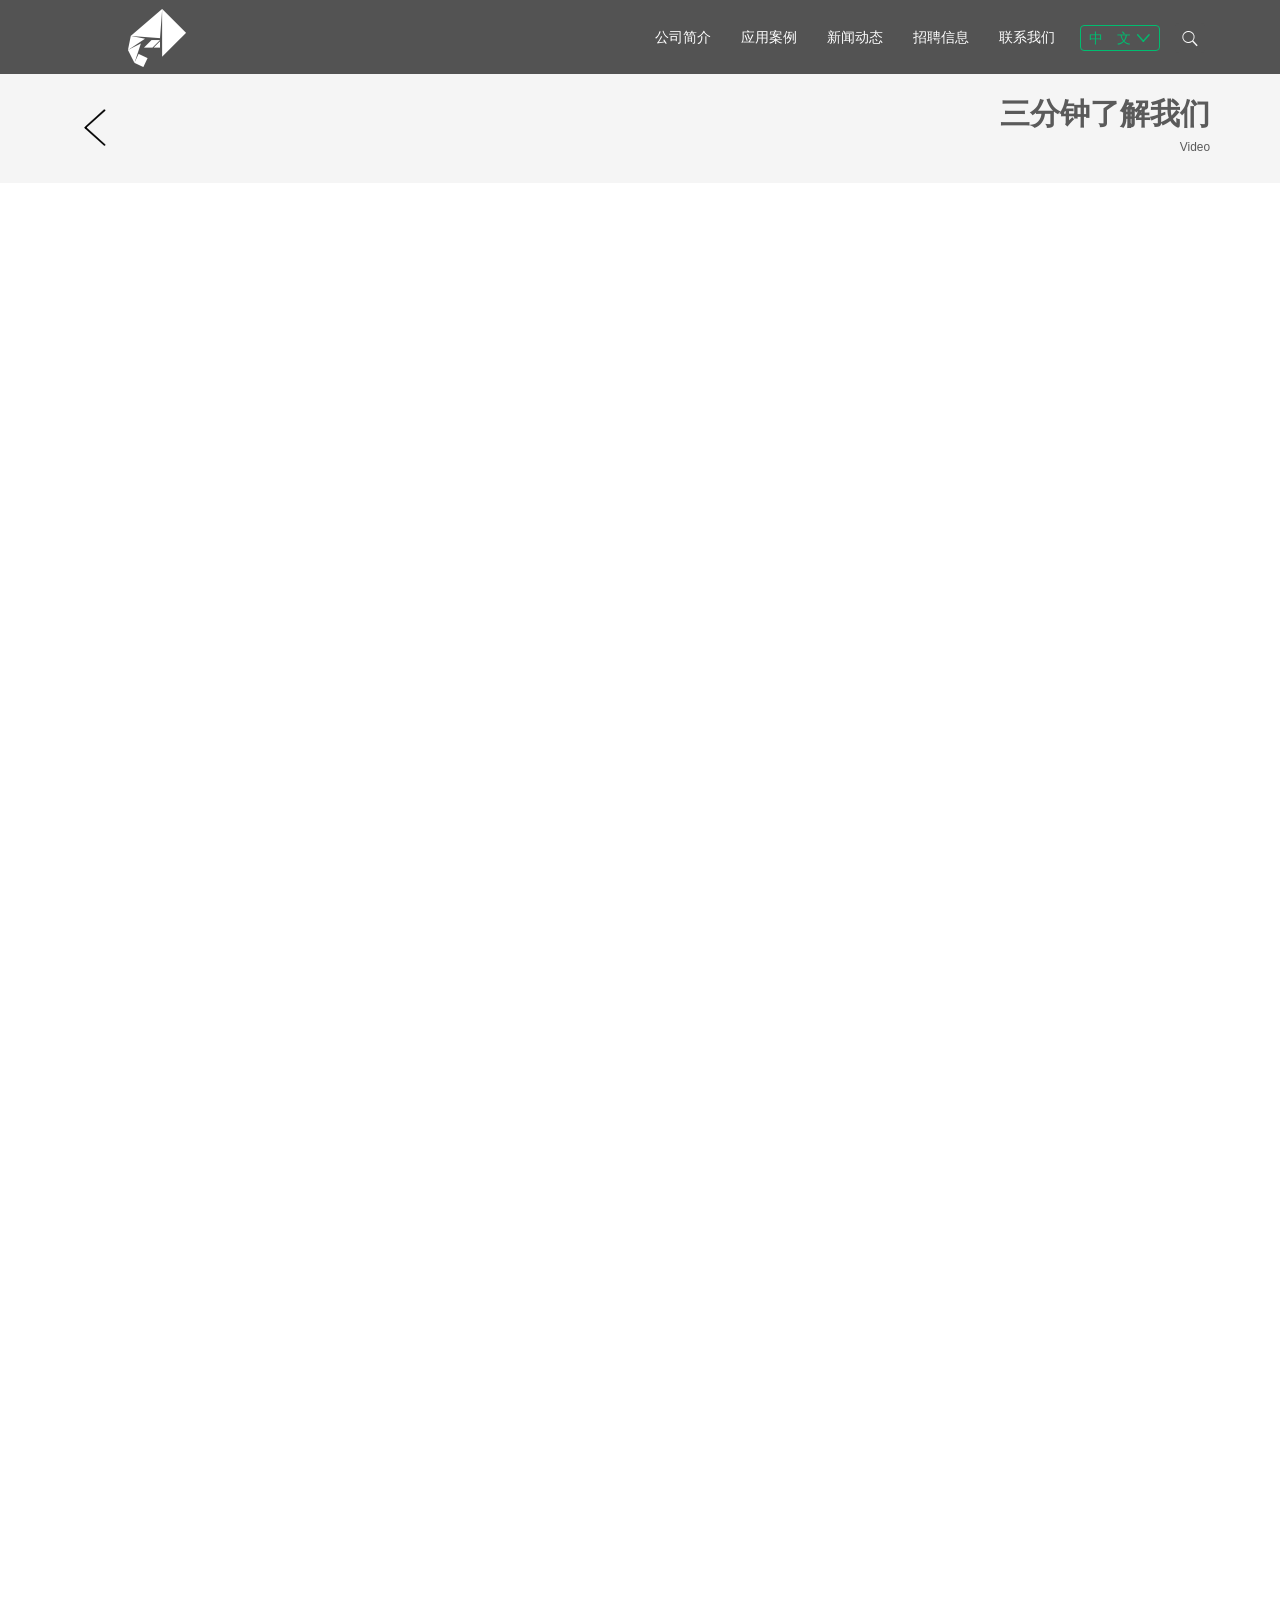
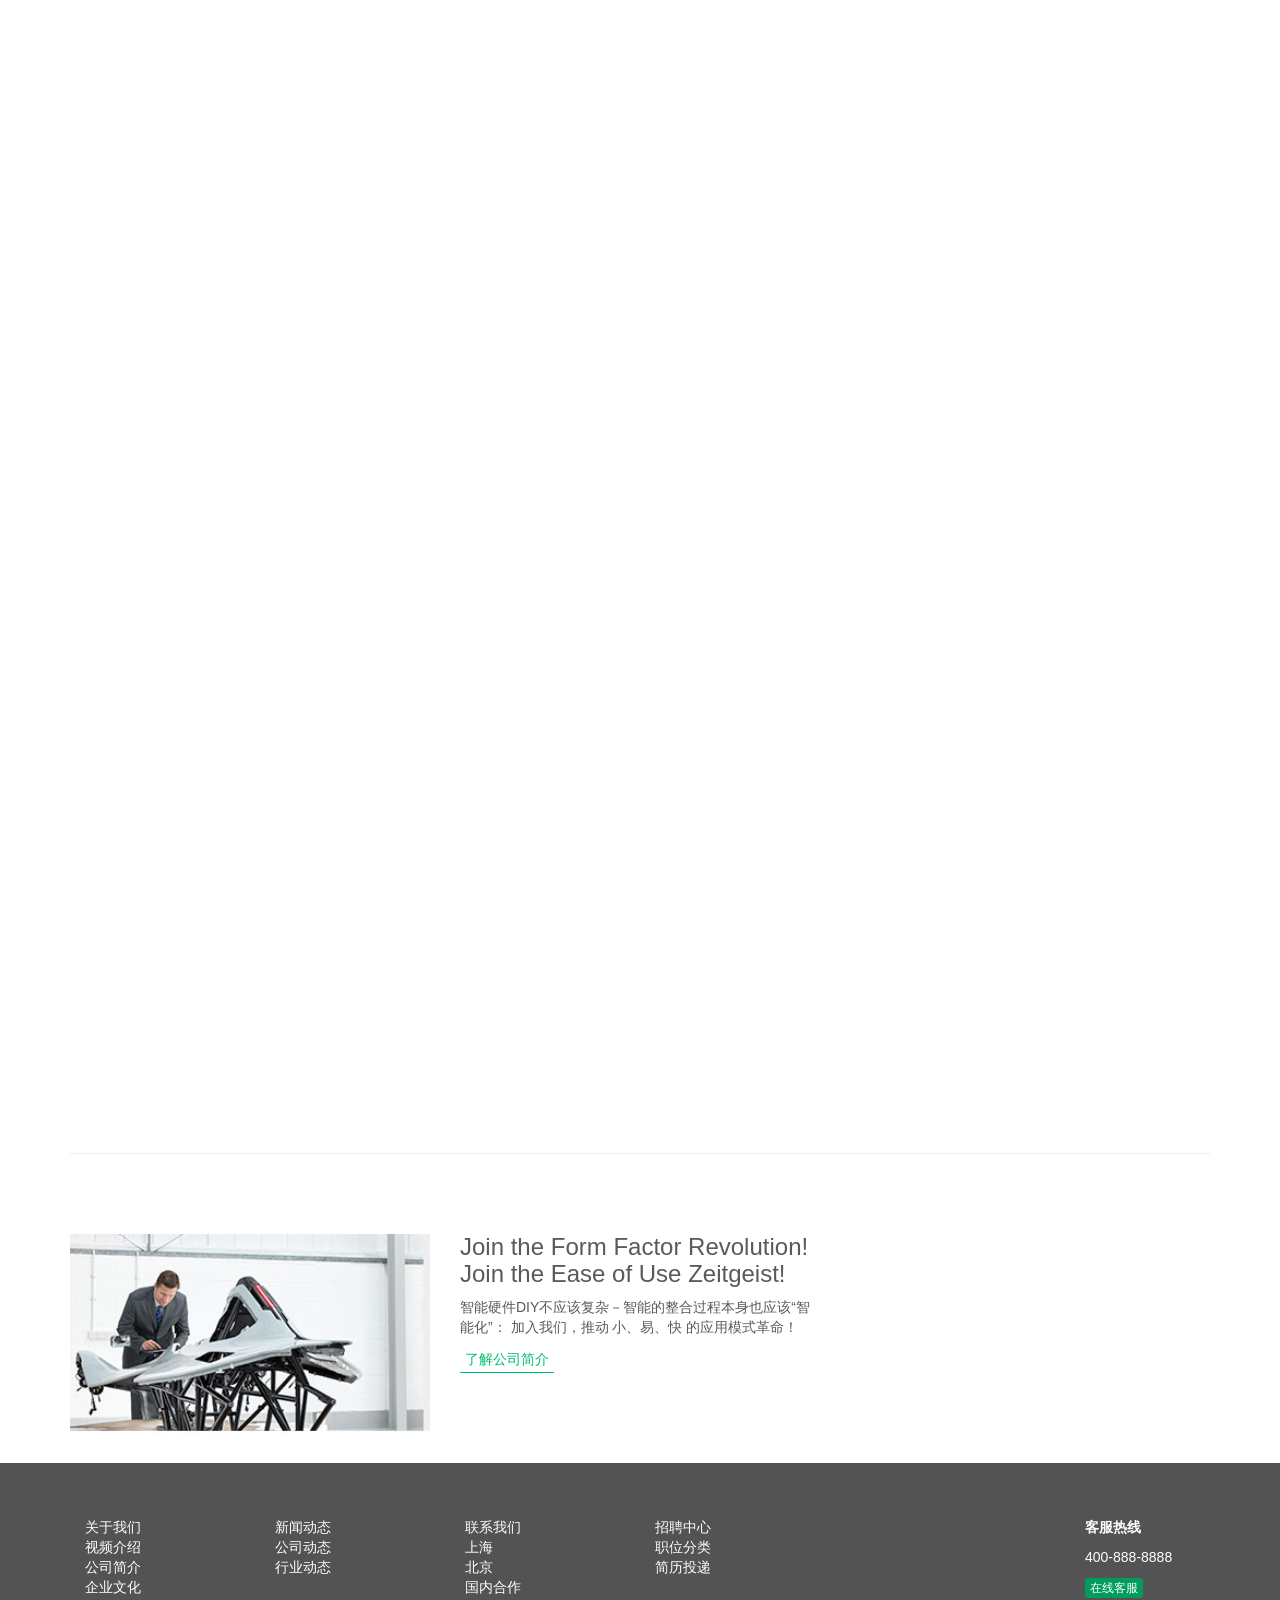
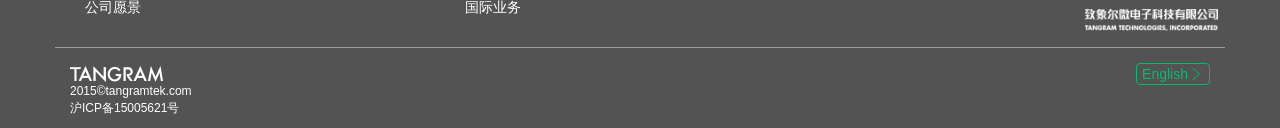
<file: zhixiang/video.html>
<!DOCTYPE html>
<html lang="zh-CN">

	<head>
		<meta charset="utf-8">
		<meta http-equiv="X-UA-Compatible" content="IE=Edge,chrome=1">
		<meta name="format-detection" content="telephone=no" />
		<meta name="viewport" content="width=device-width,initial-scale=1.0,maximum-scale=1.0,user-scalable=0" />
		<title>视频专区</title>
		<link href="css/bootstrap.css" rel="stylesheet">
		<link href="css/style.css" rel="stylesheet">
		<!--[if lt IE 9]>
      <script src="http://cdn.bootcss.com/html5shiv/3.7.2/html5shiv.min.js"></script>
      <script src="js/respond.js"></script>
    <![endif]-->
	</head>

	<body>
		<div class="navbar-wrapper">
			<div class="top_bg">
				<div class="logo_bg1"></div>
				<div class="logo_bg2"></div>
				<img src="img/logo1.png" />
			</div>
			<div class="navbar navbar-inverse">
				<div class="container">
					<div class="navbar-header">
						<button class="navbar-toggle collapsed" type="button" data-toggle="collapse" data-target=".navbar-collapse">
							<span class="icon-bar"></span>
							<span class="icon-bar"></span>
							<span class="icon-bar"></span>
						</button>
						<a class="navbar-brand" href="index.html">
							&nbsp;
						</a>
					</div>
					<div class="navbar-collapse collapse " role="navigation">
						<ul class="nav navbar-nav navbar-right" style="position: relative;">
							<li class="dropdown hidden-xs" style="margin-right: 50px;margin-left: 10px;">
								<a href="javascript:void(0)" class="dropdown-toggle language" data-toggle="dropdown"> 中　文 <b class="iconfont icon-arrowdown"></b></a>
								<ul class="dropdown-menu">
									<li>
										<a href="#">中　文</a>
									</li>
									<li>
										<a href="#">English</a>
									</li>
								</ul>
							</li>
							<li>
								<div class="search_box">
									<div id="sb-search" class=" sb-search">
										<form>
											<input class="sb-search-input" placeholder="请输入内容" type="search" value="" name="search" id="search">
											<input class="sb-search-submit" type="submit" value="">
											<span class="sb-icon-search iconfont icon-search"></span>
										</form>
									</div>
								</div>
							</li>
						</ul>
						<ul class="nav navbar-nav navbar-right">
							<li><a href="about.html">公司简介</a>
							</li>
							<li><a href="Applications.html">应用案例</a>
							</li>
							<li><a href="news.html">新闻动态</a>
							</li>
							<li><a href="job.html">招聘信息</a>
							</li>
							<li><a href="contact.html">联系我们</a>
							</li>
						</ul>
					</div>
				</div>
			</div>
		</div>
		<div class="well">
			<div class="container">
				<div class="pull-left">
					<a href="javascript:history.go(-1);">
						<i class=" iconfont icon-arrowleft f-50"></i>
					</a>
				</div>
				<div class="pull-right">
					<div class="f-30 f-bold">三分钟了解我们</div>
					<div class="text-right"><small>Video</small>
					</div>
				</div>
			</div>
		</div>

		<div class="container mb-30 mt-30">
			
			
			<div class="video">
				<div class="row" style="margin:0px;">
					<div id="a1" class="video_box" vUrl="http://video-js.zencoder.com/oceans-clip.mp4" img="img/video_1.jpg"></div>
					<div id="a2" class="video_box" vUrl="http://video-js.zencoder.com/oceans-clip.mp4" img="img/video_2.jpg"> </div>
					<div id="a3" class="video_box" vUrl="http://video-js.zencoder.com/oceans-clip.mp4" img="img/video_3.jpg"></div>
					<div id="a4" class="video_box" vUrl="http://video-js.zencoder.com/oceans-clip.mp4" img="img/video_4.jpg"></div>
				</div>
			</div>

			<hr class="mb-80" />
			<div class="company_profile">
				<div class="row">
					<div class="col-xs-12 col-sm-4 col-md-4">
						<img src="img/app_about.jpg" class="img-responsive" width="100%" alt="公司简介" />
					</div>
					<div class="col-xs-12 col-sm-4 col-md-4">
						<h3>Join the Form Factor Revolution! Join the Ease of Use Zeitgeist!</h3>
						<p>智能硬件DIY不应该复杂－智能的整合过程本身也应该“智能化”： 加入我们，推动 小、易、快 的应用模式革命！</p>
						<p><a href="#" class="text-green text-upp">了解公司简介</a>
						</p>
					</div>
				</div>
			</div>
		</div>
		<div class="footer pt-54">
			<div class="container">
				<div class="row" style="border-bottom:1px solid #999 ;">
					<div class="col-xs-12 col-md-12 col-sm-12">
						<div class="hidden-xs col-md-2 col-sm-2">
							<ul class="text-left">
								<li><a href="about.html">关于我们</a>
								</li>
								<li><a href="about.html">视频介绍</a>
								</li>
								<li><a href="about.html">公司简介</a>
								</li>
								<li><a href="about.html">企业文化</a>
								</li>
								<li><a href="about.html">公司愿景</a>
								</li>
							</ul>
						</div>
						<div class="hidden-xs col-md-2 col-sm-2">
							<ul class="text-left">
								<li><a href="news.html">新闻动态</a>
								</li>
								<li><a href="news.html">公司动态</a>
								</li>
								<li><a href="news.html">行业动态</a>
								</li>
							</ul>
						</div>
						<div class="col-xs-3 col-md-2 col-sm-2">
							<ul class="text-left">
								<li><a href="contact.html">联系我们</a>
								</li>
								<li><a href="contact.html">上海</a>
								</li>
								<li><a href="contact.html">北京</a>
								</li>
								<li><a href="contact.html">国内合作</a>
								</li>
								<li><a href="contact.html">国际业务</a>
								</li>
							</ul>
						</div>
						<div class="col-xs-3 col-md-2 col-sm-2">
							<ul class="text-left">
								<li><a href="job.html">招聘中心</a>
								</li>
								<li><a href="job.html">职位分类</a>
								</li>
								<li><a href="job.html">简历投递</a>
								</li>
							</ul>
						</div>
						<div class="col-xs-6 col-md-4 col-sm-4">
							<div class="contact pull-right">
								<p><strong>客服热线	</strong> </p>
								<p>400-888-8888</p>
								<p><a href="http://wpa.qq.com/msgrd?v=3&uin=935902113&site=qq&menu=yes" class="btn btn-primary btn-xs">在线客服</a>
								</p>
								<p>
									<img src="img/company_name.png" width="133" height="22" alt="" />
								</p>
							</div>
						</div>
					</div>
				</div>
				<div class="mt-15 mb-80">
					<div class="pull-left">
						<img src="img/wz.png" alt="" />
						<div class="text-white f-12">2015&copy;tangramtek.com</div>
						<div class="text-white f-12">沪ICP备15005621号</div>
					</div>
					<div class="pull-right">
						<div class="dropdown">
							<a href="javascript:void(0)" class="dropdown-toggle language">English<i class="iconfont icon-arrowright"></i></a>
						</div>
					</div>
				</div>
			</div>
		</div>
		<script src="http://libs.baidu.com/jquery/1.10.2/jquery.min.js"></script>
		<script src="js/bootstrap.js"></script>
		<script src="js/classie.js"></script>
		<script src="js/uisearch.js"></script>
		<script type="text/javascript" src="js/stickUp.js"></script>
		<script src="js/common.js" type="text/javascript"></script>
		<script type="text/javascript" src="ckplayer/ckplayer.js"></script>
		<script type="text/javascript">
			var ovideo = $(".video .video_box");
			for (var j = 0; j < ovideo.length; j++) {
				var vUrl = ovideo.eq(j).attr("vUrl");
				var img = ovideo.eq(j).attr("img");
				var str = ovideo.eq(j).attr("id");
				videoFn(vUrl, img, str);
			}

			function videoFn(vUrl,img, str) {
				var flashvars = {
					f: vUrl,
					c: 0,
					p: 2,
					b: 0,
					i: img,
					my_url: encodeURIComponent(window.location.href)
				};
				var video = [vUrl];
				CKobject.embed('ckplayer/ckplayer.swf', str, 'ckplayer_a1', '100%', '100%', false, flashvars, video);
			}
		</script>
	</body>

</html>
</file>
<file: zhixiang/css/style.css>
/* -----------------------------
chendiming
date: 2015-07-1
QQ:930292008
----------------------------------*
@charset "utf-8";
/*iconfont*/
html,body{font-family:"Microsoft Yahei","Hiragino Sans GB","Helvetica Neue",arial,Helvetica,tahoma}
@font-face{font-family: "iconfont"; src: url('iconfont.eot'); /* IE9*/ src: url('iconfont.eot?#iefix') format('embedded-opentype'), /* IE6-IE8 */ url('iconfont.woff') format('woff'), /* chrome、firefox */ url('iconfont.ttf') format('truetype'), /* chrome、firefox、opera、Safari, Android, iOS 4.2+*/ url('iconfont.svg#iconfont') format('svg'); /* iOS 4.1- */}
.iconfont{font-family:"iconfont" !important; font-size:16px; font-style:normal; -webkit-font-smoothing: antialiased; -webkit-text-stroke-width: 0.2px; -moz-osx-font-smoothing: grayscale;}
.icon-person:before{content: "\e60a";}
.icon-arrowleft:before{content: "\e60b";}
.icon-arrowup:before{content: "\e60c";}
.icon-arrowdown:before{content: "\e60d";}
.icon-arrowright:before{content: "\e60e";}
.icon-map:before{content: "\e600";}
.icon-closeempty:before{content: "\e603";}
.icon-drag:before{content: "\e604";}
.icon-email:before{content: "\e605";}
.icon-search:before{content: "\e606";}
.icon-telephone:before{content: "\e607";}
.icon-zhankai:before{content: "\e601";}
.icon-ysjjiantou:before{content: "\e602";}
/*stickup*/
.code{counter-reset: listing;}
xmp{counter-increment: listing;}
.code xmp:before{content: counter(listing) ". "; color: gray;}
body{color: #5a5a5a;}
#features{max-width:none;}
.row.featurette{padding: 0 80px;margin-right:0px;margin-left:0px;}
.row.featurette:nth-child(even){background:#e6f1fa;padding-bottom:50px;}
.isStuck{left:0px;width:100%;}
.navbar-wrapper{position: relative;z-index: 15;}
.navbar.navbar-inverse.navbar-static-top{background: #5cb85c;border-color: #398439;}
.navbar.navbar-inverse.navbar-static-top a{color:#fff;}
.navbar.navbar-inverse.navbar-static-top a:hover{color:#0A64A4;}
.navbar-inverse .navbar-nav>.active>a, .navbar-inverse .navbar-nav>.active>a:focus{background:#398439;font-weight:700;}
.navbar-inverse .navbar-nav>.active>a:hover{background:#398439;color:#fff;font-weight:700;}
.carousel-caption{z-index: 10;}
.carousel .item{height: 450px;background-color: #0A64A4;}
.carousel-inner > .item > img{position: absolute;top: 0;left: 0;min-width: 100%;}
.marketing{padding-left: 15px;padding-right: 15px;}
.marketing .col-lg-4{text-align: center;margin-bottom: 20px;}
.marketing h2{font-weight: normal;}
.marketing .col-lg-4 p{margin-left: 10px;margin-right: 10px;}
.featurette-divider{margin: 80px 0;}
.featurette-heading{font-weight: 300;line-height: 1;letter-spacing: -1px;}
@media (min-width: 768px){.marketing{padding-left: 0;padding-right: 0;} .carousel-caption p{margin-bottom: 20px;font-size: 21px;line-height: 1.4;} .featurette-heading{font-size: 50px;}}
@media (min-width: 992px){.featurette-heading{margin-top: 120px;}}
/*swiper */
.swiper-container{margin:0 auto;position:relative;overflow:hidden;-webkit-backface-visibility:hidden;-moz-backface-visibility:hidden;-ms-backface-visibility:hidden;-o-backface-visibility:hidden;backface-visibility:hidden;/* Fix of Webkit flickering */z-index:1;}
.swiper-wrapper{position:relative;width:100%;-webkit-transition-property:-webkit-transform, left, top;-webkit-transition-duration:0s;-webkit-transform:translate3d(0px,0,0);-webkit-transition-timing-function:ease;-moz-transition-property:-moz-transform, left, top;-moz-transition-duration:0s;-moz-transform:translate3d(0px,0,0);-moz-transition-timing-function:ease;-o-transition-property:-o-transform, left, top;-o-transition-duration:0s;-o-transform:translate3d(0px,0,0);-o-transition-timing-function:ease;-o-transform:translate(0px,0px);-ms-transition-property:-ms-transform, left, top;-ms-transition-duration:0s;-ms-transform:translate3d(0px,0,0);-ms-transition-timing-function:ease;transition-property:transform, left, top;transition-duration:0s;transform:translate3d(0px,0,0);transition-timing-function:ease;-webkit-box-sizing: content-box;-moz-box-sizing: content-box;box-sizing: content-box;}
.swiper-free-mode > .swiper-wrapper{-webkit-transition-timing-function: ease-out;-moz-transition-timing-function: ease-out;-ms-transition-timing-function: ease-out;-o-transition-timing-function: ease-out;transition-timing-function: ease-out;margin: 0 auto;}
.swiper-slide{float: left;-webkit-box-sizing: content-box;-moz-box-sizing: content-box;box-sizing: content-box;position: relative;}

/* IE10 Windows Phone 8 Fixes */
.swiper-wp8-horizontal{-ms-touch-action: pan-y;}
.swiper-wp8-vertical{-ms-touch-action: pan-x;}
.content-slide{padding: 20px;color: #fff;}
.title{font-size: 25px;margin-bottom: 10px;}
.pagination{position: absolute;left: 0;text-align: center;bottom:-15px;width: 100%;z-index: 10;}
.swiper-pagination-switch{display: inline-block;width: 10px;height: 10px;border-radius: 10px;background: #979797;margin: 0 10px;cursor: pointer;}
.swiper-active-switch{background: #00bd70;margin: 0px 10px;}
.device{width: 100%;padding: 0px 0px;border-radius: 20px;position: relative;}
.device .pagination{margin-bottom: -15px;}
.swiper-container{width: 100%;height:500px;}
.swiper2{position: relative;}
.swiper2 .swiper-container{width: 100%;height:350px;}
.pagination2{position: absolute;text-align: center;z-index: 100;width: 100%;z-index: 10;bottom: 10px;}

.swiper-slide .img{width:50%;float: left;}
.swiper-slide .title{width:50%;float: right;color: #333;display: table;height: 300px;}
.swiper-slide .title .table-cell{display: table-cell;vertical-align: middle;padding: 0px 35px;overflow: hidden;}
.swiper-slide .title p{font-size: 14px;}
.top_banner .swiper-container{margin:0 auto;position:relative;overflow:hidden;-webkit-backface-visibility:hidden;-moz-backface-visibility:hidden;-ms-backface-visibility:hidden;-o-backface-visibility:hidden;backface-visibility:hidden;/* Fix of Webkit flickering */z-index:1;height:650px;}
.top_banner .swiper-container img{height:650px;}
@media (min-width: 768px) and (max-width: 990px){
	.top_banner .swiper-container{width: 100%;height: auto !important;}
	.top_banner .swiper-container img{height:auto}
	.swiper-container{width: 100%;height:300px;}
    .swiper2 .swiper-container{width: 100%;height:240px;}	
.swiper-slide .title{height: 175px;}
.swiper-slide .title .table-cell{height: 175px;overflow: hidden;display: block;padding: 0px 20px;}
.swiper-slide .title h4{font-size: 20px;}
}
@media (max-width: 768px){
.swiper-container{width: 100%;height:250px;}
.top_banner .swiper-container{width: 100%;height: auto !important;}
.top_banner .swiper-container img{height:auto}
.swiper2 .swiper-container{width: 100%;height:240px;}	
.swiper-slide .title{height: 160px;}
.swiper-slide .title .table-cell{height: 150px;overflow: hidden;display: block;}
.swiper-slide .title h4{font-size: 20px;margin-bottom: 15px;}

}

@media (max-width: 640px){
	.swiper-container{width: 100%;height:150px;}
.swiper2 .swiper-container{width: 100%;height:160px;}	
.swiper-slide .title{height: 130px;}
.swiper-slide .title .table-cell{height: 120px;padding:0px 10px;}
.swiper-slide .title h4{font-size: 20px;margin-bottom: 15px;}
.swiper-slide .title p{display: none;}
}





/*以上是调用合并的精简版css,不用修改，主要样式在下面这几部分*/
ul{margin: 0px;padding: 0px;list-style: none;}
input:focus,a:focus{outline:none}
.mt-10{margin-top: 10px;}
.mt-15{margin-top: 15px;}
.mt-25{margin-top: 25px;}
.mt-30{margin-top: 30px;}
.mt-45{margin-top: 45px;}
.mt-50{margin-top:50px}
.mg{margin: 0px;}
.mb-15{margin-bottom: 15px;}
.mb-30{margin-bottom: 30px;}
.mb-45{margin-bottom: 45px;}
.mb-80{margin-bottom: 80px;}
.mr-80{margin-right: 80px;}
.lh-30{line-height: 30px;}
.pd-0{padding: 0px;}
.pt-25{padding-top: 25px;}
.pt-54{padding-top: 54px;}
.f-12{font-size:12px ;}
.f-16{font-size: 16px;}
.f-24{font-size: 24px;}
.f-26{font-size: 26px;}
.f-30{font-size: 30px;}
.f-36{font-size: 36px;}
.f-50{font-size: 50px;}
.f-bold{font-weight: bold;}
.text-gray{color:#777777}
.text-white{color:white}
.text-green{color: #00bd70 !important;}
@media(max-width:768px ){
.f-24{font-size: 18px;}
.f-26{font-size: 20px;}
.f-30{font-size: 24px;}
.f-36{font-size: 28px;}
.f-50{font-size: 30px;}
}
/*index*/
#home{width: 100%;height: 650px;background: url(../img/page_bg_lighter.png);background: url(../img/page_bg_lighter.jpg)\0;height:530px\0;overflow: hidden;position: relative;}
#introTable{width: 150%;height: 250%;position: absolute;}
#introTable td{overflow: hidden;position: relative;-webkit-transform-style: preserve-3d;-webkit-border-radius:1px;}
#introGrid{width: 150%;height: 250%;position: absolute;border-top: 1px solid rgba(69,69,69,0.1);opacity: 0.1; border-left: 1px solid rgba(69,69,69,0.1);}
#introGrid td{border-right: 1px solid rgba(69,69,69,0.1);border-bottom: 1px solid rgba(69,69,69,0.1);}
#introTable img{/*display: none;*/opacity: 1;position: absolute;left: 0;top: 20%;-webkit-transform: rotate(-30deg);transform: rotate(-30deg);}
#tablerotate{width: 100%;height: 100%;-webkit-transform: rotate(30deg);transform: rotate(30deg);
-webkit-transform-style: preserve-3d;transform-style: preserve-3d; -webkit-perspective: 1000px;}
.down-jian{position: absolute;text-align: center;left:50%;margin-left:-25px;bottom:40px;width: 40px;z-index: 9;cursor: pointer;}
.down-jian:hover img{margin-top: 10px;}
.down-jian img{cursor:pointer ;}
@media screen and (max-width:1000px ){#home{height: auto;}}
@media screen and (max-width:768px ){.down-jian{display: none;}}

.top_banner{margin: 0px auto;}
.top_banner img{margin: 0px auto;}
.navbar{border: none;}
.navbar-inverse{background: none;border-radius:0;}
.navbar-brand img{height: 50px;}
.navbar-inverse .navbar-nav > li > a{color: #fff;padding-top: 27px;padding-bottom: 27px;}
.navbar-inverse .navbar-toggle{border: none;}
.navbar-toggle:focus{background-color: none;}
.navbar-inverse .navbar-toggle .icon-bar{background-color: #00bd70;}
.navbar-inverse .navbar-nav > .open > a, .navbar-inverse .navbar-nav > .open > a:hover, .navbar-inverse .navbar-nav > .open > a:focus{background-color: #535353;}
.top_bg{width: 100%;height: 74px;position: absolute;top:0px;overflow: hidden;}
.top_bg img{position: absolute;left: 10%;cursor: pointer;}
.logo_bg1{position: absolute;height:74px;width: 10%;background: #535353;}
.logo_bg2{position: absolute;height:74px;width: 100%;left: 10%;margin-left: 58px;background: #535353;}
@media screen and (max-width:768px ){.top_bg img{position: absolute;left: 10%; width: 40px;height:50px}.top_bg{width: 100%;height: 50px;position: absolute;top:0px;overflow: hidden;}.logo_bg1{position: absolute;height:50px;width: 10%;background: #535353;} .logo_bg2{position: absolute;height:50px;width: 100%;left: 10%;margin-left: 40px;background: #535353;}
.navbar-nav{background: #535353;margin:0px -15px}
.navbar-inverse .navbar-nav > li > a{padding-top: 15px;padding-bottom: 15px;}}
@media screen and (min-width:1600px ){.top_bg{width: 100%;height: 74px;position: absolute;top:0px;overflow: hidden;}
.top_bg img{position: absolute;left: 23%;}
.logo_bg1{position: absolute;height:74px;width: 23%;background: #535353;}
.logo_bg2{position: absolute;height:74px;width: 100%;left:23%;margin-left: 58px;background: #535353;}}
.navbar-brand{margin-left: -80px;display: block;width: 150px;height: 50px;padding: 0px;}
.navbar-inverse .navbar-nav > li > a:hover,
.navbar-inverse .navbar-nav > li > a:focus{color: #00bd70;background-color: transparent;}
.navbar-inverse .dropdown-menu{min-width:80px;}
.navbar-inverse .dropdown-menu > li > a{padding: 3px 5px;text-align: center;color: #00bd70;}
.dropdown-menu > li > a{padding: 3px 15px;}
.language{border: 1px solid #00bd70;padding: 2px 5px !important; margin:25px 0 0px ;color: #00bd70 !important;border-radius:4px ; text-align:center;width: 80px;}
.search_box{position: absolute;width:130px;margin-left: -130px;margin-top: 23px}
.sb-search{font-weight: normal;border-radius:4px;position:absolute;right:5px;z-index:2;min-width: 30px;height: 30px; float: right;overflow: hidden;-webkit-backface-visibility: hidden;}
.sb-search-input{position: absolute; display:inline-block;padding:6px 5px;top: 0;right: 0;border: 1px solid #fff;background: #fff;width: 100px; height:30px;margin: 0;margin-right:30px;
border-radius:0px;font-weight: normal;line-height:14px;z-index: 10;font-size: 14px !important;color: #000;}
.sb-icon-search,
.sb-search-submit{width: 30px; height: 30px;display: block;position: absolute;right: 0;top: 0;margin: 0;line-height: 30px;text-align: center;cursor: pointer;}
.sb-search-submit{-ms-filter: "progid:DXImageTransform.Microsoft.Alpha(Opacity=0)"; /* IE 8 */font-weight: normal;opacity: 0;color: transparent;border: none;outline: none;z-index: -1;}
.sb-icon-search{color: #fff;background: #535353;z-index: 90;font-size: 20px;speak: none;text-transform: none;-webkit-font-smoothing: antialiased;}
.sb-search.sb-search-open,
.no-js .sb-search{width: 100%;color: #00bd70;}
.sb-search.sb-search-open .sb-icon-search,
.no-js .sb-search .sb-icon-search{background: #fff;color: #000;z-index: 11;line-height: 30px;}
.sb-search.sb-search-open .sb-search-submit,
.no-js .sb-search .sb-search-submit{z-index: 90;line-height: 30px;}
.btn-primary{border:none}
h3{margin-top: 0px;}
h3 small{font-size: 18px;color:#444444}
/*index_video*/
.index_video_box{height: 309px;}
@media(max-width: 1000px){.index_video_box{height: 250px;}}
@media(max-width: 768px){.index_video_box{height: 260px;}}
@media(max-width: 480px){.index_video_box{height: 200px;}}
/*index_about*/
.company{position: relative;}
.about{position:absolute;z-index: 10;top: 0px;right: 0px;}
.showabout_btn{z-index:10;position:absolute;top: 0px;right: 0px;color:#00BD70;text-align:center;display:block;margin:36px auto 0px;cursor: pointer;background: url(../img/about_btn1.png) no-repeat 0 0;background-size:100%; overflow: hidden;width: 100px;height:100px;}
.showabout_btn:hover{position:absolute;top: 0px;right: 0px;color:#00BD70;text-align:center;display:block;margin:36px auto 0px;cursor: pointer;background:#f4f4f4 url(../img/about_btn2.png) no-repeat 0 0;background-size:100%;overflow: hidden;height:100px;width: 100px;}
.closeup{z-index: 20; position:absolute;right:13px;top:0px;font-size:12px;color:#00BD70;right:0;margin:36px auto 0px;cursor:pointer;background:url(../img/about_btn3.png) no-repeat 0 0;background-size:100%;height:100px;overflow: hidden;width: 100px;display: none;}
.index_box{margin:36px 0px 0px 0px;position:relative;}
.showabout{width:0px;height:0px;position: absolute; display:none;right:-2px;top:0px; bottom:0px;z-index:100;padding:0px;overflow-y:auto; background:rgba(255,255,255,0.8);background-color: #fff\9;filter: alpha(opacity=80);padding-left: 70px;color: #000;}
.showabout .index_bout_text{position: relative;}
@media screen and (min-width:1000px ) {
.index_about{margin-right: 170px;}

}
.index_about .row .col-sm-4,.index_about .row .col-md-4{padding-right:20px;}
.showabout .mainlist{margin:0px 20px 15px;}
.showabout .mainlist h3{position: relative; border-bottom: 3px solid #00bd70;margin-bottom:0px;padding-bottom: 15px;width:144px;z-index: 3;}
.showabout .mainlist h5{font-weight: bold;font-size: 16px;padding-top:18px ;padding-bottom: 15px;margin-top:-2px; margin-bottom:0px;border-top:1px solid #6e6e6e ;}
.showabout .mainlist p{font:normal 14px/2 'microsoft yahei';color:#333;margin-bottom: 0;}
.showabout .mainlist .about_bottom{margin-top: 50px;}
.showabout .mainlist .about_bottom a{color:#000;margin-left: 15px;}

@media screen and (max-width:768px){.index_box{margin:36px 0px 0px;position:relative;}
.showabout_btn{margin-top: 36px;}
.showabout_btn:hover{margin-top: 36px;}
.showabout{padding-left: 0px;overflow-x: hidden;}
.showabout .mainlist .about_bottom .mr-80{margin-right: 0px;}
.showabout_btn{position:absolute;top: 0px;right: 0px;color:#00BD70;text-align:center;display:block;margin:36px auto 0px;cursor: pointer;background: url(../img/about_btn1.png) no-repeat 0 0;background:url(../img/about_btn1_2.png)\0; background-size:100%; overflow: hidden;width: 40px;height: 40px;}
.showabout_btn:hover{position:absolute;top: 0px;right: 0px;color:#00BD70;text-align:center;display:block;margin:36px auto 0px;cursor: pointer;background:#f4f4f4 url(../img/about_btn2.png) no-repeat 0 0;background:url(../img/about_btn2_2.png)\0;background-size:100%;height:40px;overflow: hidden;width: 40px;}
.closeup{position:absolute;right:13px;top:0px;font-size:12px;color:#00BD70;right:0;cursor: pointer;pointer;background:url(../img/about_btn3.png) no-repeat 0 0;background:url(../img/about_btn3_2.png) \0;background-size:100%;height:40px;overflow: hidden;width: 40px;}
}
/*index_video*/
.video{margin-bottom: 15px;}
.video h2{line-height: 40px;}
@media (max-width:768px ){.video h2{line-height: 30px;}.index_about .about_bottom .text-right{text-align: left;}}
@media (max-width:380px ){.video h2{line-height: 30px;}.video .f-30{font-size: 22px !important;white-space:nowrap}}
@media (max-width:333px ){.video h2{line-height: 30px;}.video .f-30{font-size: 20px !important;white-space:nowrap}}
.application_text{width: 70%;margin:50px 15%;}
@media(max-width: 768px){.application_text{width: 100%;margin:50px auto;}}
#application_box{width: 100%;height:230px;overflow: hidden;position: relative;}
#middle{position: absolute;width: 999999px;height: 230px;}
.bg_left{position:absolute;height: 230px;z-index: 8;top:50%;margin-top: -115px;}
.bg_left img,.bg_right img{height: 230px;}
.bg_right{position:absolute;height:230px;right: 0px;z-index: 8;}
#middle ul{float: left;list-style: none;}
#middle ul li{float: left;height: 100%; font-size: 3em;color: white;}
#middle ul li img{height: 100%;}
#con li{display: none;line-height: 20px;margin-top: 15px;}
@media(max-width:768px){#application_box,#middle,#middle ul li,#middle ul li img{height: 105px;}
.col-xs-3{padding: 5px;}
.footer .col-xs-6{border-left:1px solid #999}
.bg_left{position:absolute;height:105px;z-index: 8;top:50%;margin-top: -65px;}
.bg_left img,.bg_right img{height:105px;}
.bg_right{position:absolute;height:105px;right: 0px;z-index: 8;}}
@media(max-width:321px){#application_box,#middle,#middle ul li,#middle ul li img{height: 90px;}
.col-xs-3{padding: 5px;}
.footer .col-xs-6{border-left:1px solid #999}
.bg_left{position:absolute;height:90px;z-index: 8;top:50%;margin-top: -65px;}
.bg_left img,.bg_right img{height:90px;}
.bg_right{position:absolute;height:90px;right: 0px;z-index: 8;}}
/*footer*/
.footer{width: 100%;background: #535353;height: auto;}
.footer a{color:#fff;}
.footer .btn{color:#fff}
.footer a:hover{color:#00bd70;}
.footer ul{height: 100px; margin-bottom:30px ;}
.footer .contact{width: 110px;text-align: left;color: #fff;}
.footer .dropdown-menu{min-width:65px ;}
/*about*/
.well{margin: 0px;border-radius:0 ;border:none}
.well a{color: #000;}
.well a:hover{color: #00bd70;}
.about_cont{width: 80%;}
@media(max-width: 768px){.about_cont{width: 100%;}
.swiper2,.device{width: 100%;
padding: 0px 0px;
border-radius: 20px;
position: relative;}}
/*Applications*/
.ad{background: #fff;}
.thumbnail{border:none;border-top:3px solid #00bd70 ; border-radius:0;}
.thumbnail h3{margin: 20px auto !important;}
.text-upp{line-height: 25px; padding:5px; border-bottom: 1px solid #00bd70;}
/*video*/
.video_box{margin-bottom: 15px;height: 615px;}
@media(max-width:990px){.video_box{height: 395px;}}
@media(max-width:768px){.video_box{height: 300px;}}
@media(max-width:640px){.video_box{height: 250px;}}
@media(max-width:480px){.video_box{height: 200px;}}
/*job*/
.border-green{padding-bottom: 30px;border-bottom: 3px solid #00bd70;margin-bottom: 30px;}
.job_box .item{position:relative}
.job_box .item h4{margin:0;font-weight:bold;position:relative;border-top: 1px solid #fff;font-size:15px;line-height:22px;padding:7px 10px;cursor:pointer;padding-right:30px}
.job_box .item h4 b{position:absolute;display: block; cursor:pointer;right:10px;top:7px;width:16px;height:16px; text-align:center; color:#666}
.job_box .item .info{display:none;padding:10px;background:#f9f9f9 url(../img/cont_bgt.png) repeat-x 0 0;}
.well .form-group{border-bottom: 1px solid #eee; padding-bottom: 10px;margin-bottom: 10px;}
.well .form-group .control-label{color:#999;font-weight: normal;text-align: right;}
.well .form-group .form-control{background: #eeeeee;border: 1px solid #eee;}
.mg .btn-primary{padding:5px 18px;}

/*new*/
.news{margin-top: 50px;}
.news .conWrap{max-width:100%;min-height:0;padding-left:0;padding-right:0;list-style:none}
.news .item .box{margin-bottom:40px;cursor:pointer;background: #f4f4f4;padding: 0px;}
.news .item .box img{height:340px ;}
.news .item .titleWrap{position:relative;height:340px;padding:0 30px;background:#f4f4f4;overflow:hidden;}
.news .item.on .titleWrap{background:#00BD70;}
.news .item .titleWrap h1{padding:0px 0 20px;float:none;font-size:24px;line-height:1.3;color:#000021;}
.news .item .titleWrap h1 span.num{display:block;padding-bottom:45px;font-size:14px;color:#00BD70;font-family:"Century Gothic",sans-serif;}
.news .item .titleWrap h1 span.txt{display:block;line-height:1.3;}
.news .item.on .titleWrap h1,
.news .item.on .titleWrap h1 .num{color:#fff;}
.news .item.on .titleWrap .btn-view a:hover,
.news .item.on .titleWrap .btn-view a:focus{color: #fff;}
.news .item .titleWrap .summ{font-size:14px;line-height:1.6;}
.news .item.on .titleWrap .summ{color:#77ffc8;}
.news .item .titleWrap .btn-view{position:absolute;bottom:20px;left:50%;}
.news .item .titleWrap .btn-view a　img{width:40px;}
.news .item .titleWrap .btn-view a{margin-left:-10px;width:21px;height:11px;color: #000;}
.news .item.on .titleWrap .btn-view a{margin-left:-10px;width:21px;height:11px;color: #fff;}
.news .item .titleWrap .btn-view a:hover,
.news .item .titleWrap .btn-view a:focus{color: #000;text-decoration: none;}
.news .item .fold-contents{display:none;margin-bottom:40px;padding:55px 0 0;background:#f9f9f9;border-top:1px solid #f0f0f0;border-bottom:1px solid #f0f0f0;font-size:14px;color:#646464;letter-spacing:-0.5px;}
.news .item .fold-contents p{padding-bottom:22px;line-height:1.7;}
.news .item .fold-contents p.type01{padding-bottom:25px;font-size:16px;color:#222;line-height:1.5;}
.news .item .fold-contents p.type02{padding:30px 0 15px;font-size:24px;color:#222;font-family:'Nanum Myeongjo',serif;}
.news .item .fold-contents p.type02.pdt0{padding-top:0;}
.news .item .fold-contents .img{padding:30px 0 0 40px;}
.news .item .fold-contents .btn-close{padding:60px 0 15px;text-align:right;}
.skip_txt .iconfont{font-size: 30px;height: 30px;line-height: 30px;}
.news_bot_txt a{position: relative;display: block;color: #fff;}
.news_bot_txt a .hint{display: block; position: absolute;bottom: 0px; height: 40px;line-height:40px;background: rgba(0,0,0,0.5);width: 100%;overflow: hidden;font-size:16px ; text-align: center;}
.news_bot_txt p a{color: #00bd70;}
@media screen and (max-width:1000px ){.news .item .titleWrap h1{padding:0px 0 15px;float:none;font-size:18px;line-height:1.3;color:#000021;}.news .item .box img{height:280px ;}.news .item .titleWrap{position:relative;height:280px;padding:0 15px;background:#f4f4f4;overflow:hidden;}.news .item .titleWrap h1 span.txt{display:block;line-height:1.3;}.news .item .titleWrap h1 span.num{display:block;padding-bottom:20px;font-size:12px;color:#00BD70;font-family:"Century Gothic",sans-serif;} .news .item .titleWrap .btn-view{position:absolute;bottom:5px;left:45%;} .news .item .fold-contents{display:none;margin-bottom:10px;padding:55px 0 0;background:#f9f9f9;border-top:1px solid #f0f0f0;border-bottom:1px solid #f0f0f0;font-size:14px;color:#646464;letter-spacing:-0.5px;}}
@media screen and (max-width:768px ){.news .item .titleWrap h1{padding:0px 0 15px;margin-top:10px; margin-bottom: 10px;float:none;font-size:14px;line-height:1.3;color:#000021;}.news .item .box{margin-bottom:30px;cursor:pointer;background: #f4f4f4;padding: 0px;margin: 0px 10px 10px;}.news .item .box img{height:105px ;}.news .item .titleWrap{position:relative;height:105px;padding:5px 15px 0px;background:#f4f4f4;overflow:hidden;}.news .item .titleWrap h1 span.txt{display:block;line-height:1.3;text-overflow: -o-ellipsis-lastline;overflow: hidden;text-overflow: ellipsis;display: -webkit-box;-webkit-line-clamp: 2;-webkit-box-orient: vertical;height: 38px;}.news .item .titleWrap h1 span.num{display:block;padding-bottom:10px;font-size:12px;color:#00BD70;font-family:"Century Gothic",sans-serif;} .news .item .titleWrap .btn-view{position:absolute;bottom:-5px;left:45%;} .news .item .fold-contents{display:none;margin-bottom:10px;padding:55px 0 0;background:#f9f9f9;border-top:1px solid #f0f0f0;border-bottom:1px solid #f0f0f0;font-size:14px;color:#646464;letter-spacing:-0.5px;}.skip_txt .iconfont{font-size: 20px;height: 20px;line-height: 20px;}}
</file>
